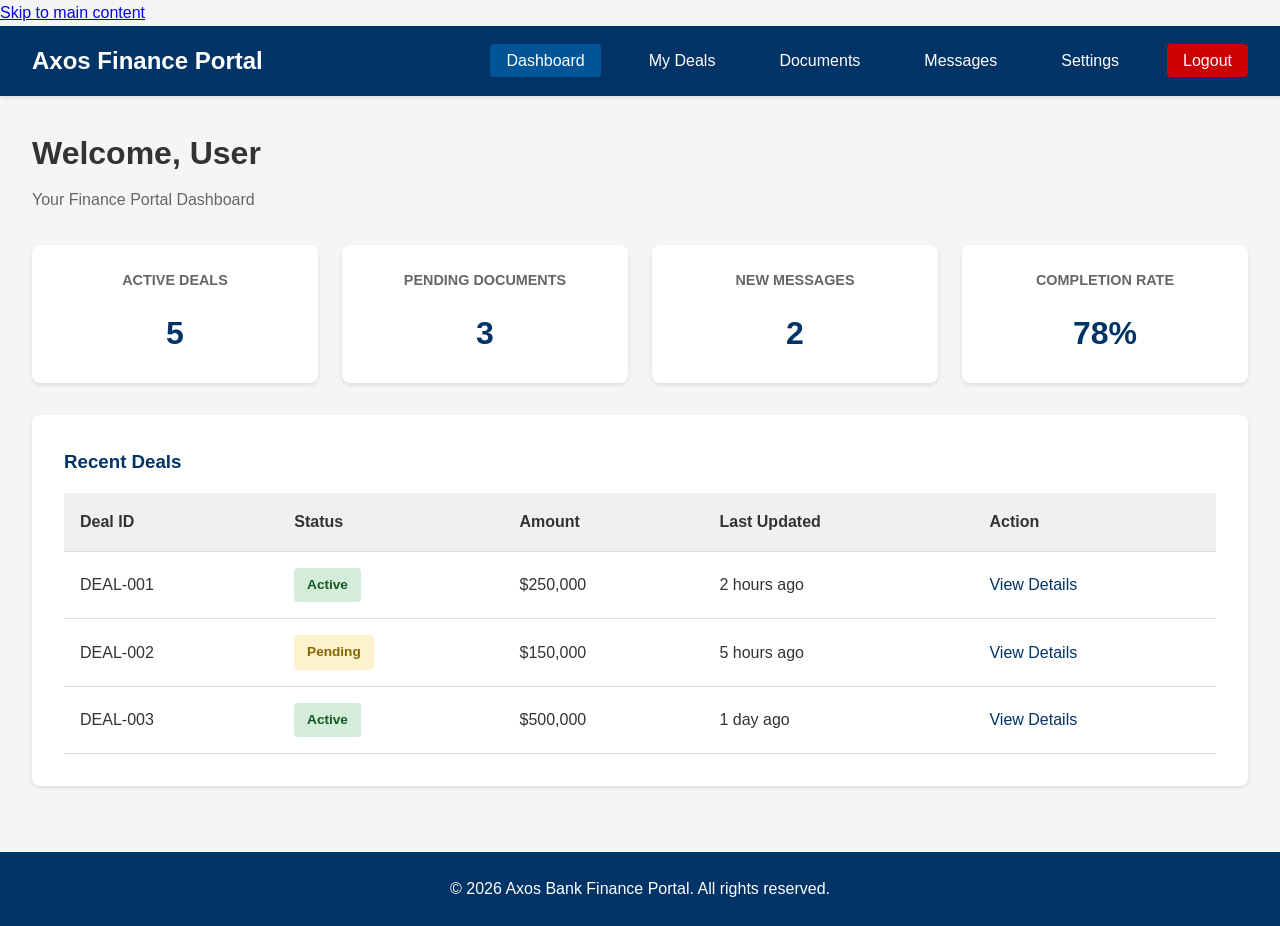
<file: index.html>
<!DOCTYPE html>
<html lang="en">
<head>
    <meta charset="UTF-8">
    <meta name="viewport" content="width=device-width, initial-scale=1.0">
    <title>Axos Bank Finance Portal - Dashboard</title>
    <link rel="stylesheet" href="css/styles.css">
    <link rel="stylesheet" href="css/responsive.css">
</head>
<body>
    <div class="container">
        <!-- Navigation -->
        <nav class="navbar" role="navigation" aria-label="Main">
            <div class="nav-brand">
                <h1>Axos Finance Portal</h1>
            </div>
            <ul class="nav-menu">
                <li><a href="index.html" class="active">Dashboard</a></li>
                <li><a href="pages/deals.html">My Deals</a></li>
                <li><a href="pages/documents.html">Documents</a></li>
                <li><a href="pages/messages.html">Messages</a></li>
                <li><a href="pages/settings.html">Settings</a></li>
                <li><a href="pages/login.html" class="logout-btn">Logout</a></li>
            </ul>
        </nav>

        <!-- Main Content -->
        <main class="dashboard" role="main">
            <section class="dashboard-header">
                <h2>Welcome, User</h2>
                <p>Your Finance Portal Dashboard</p>
            </section>

            <!-- Quick Stats -->
            <section class="quick-stats" aria-label="Quick Statistics">
                <div class="stat-card">
                    <h3>Active Deals</h3>
                    <p class="stat-value">5</p>
                </div>
                <div class="stat-card">
                    <h3>Pending Documents</h3>
                    <p class="stat-value">3</p>
                </div>
                <div class="stat-card">
                    <h3>New Messages</h3>
                    <p class="stat-value">2</p>
                </div>
                <div class="stat-card">
                    <h3>Completion Rate</h3>
                    <p class="stat-value">78%</p>
                </div>
            </section>

            <!-- Recent Deals Overview -->
            <section class="recent-deals" aria-label="Recent Deals">
                <h3>Recent Deals</h3>
                <table class="deals-table">
                    <thead>
                        <tr>
                            <th>Deal ID</th>
                            <th>Status</th>
                            <th>Amount</th>
                            <th>Last Updated</th>
                            <th>Action</th>
                        </tr>
                    </thead>
                    <tbody>
                        <tr>
                            <td>DEAL-001</td>
                            <td><span class="badge badge-active">Active</span></td>
                            <td>$250,000</td>
                            <td>2 hours ago</td>
                            <td><a href="#">View Details</a></td>
                        </tr>
                        <tr>
                            <td>DEAL-002</td>
                            <td><span class="badge badge-pending">Pending</span></td>
                            <td>$150,000</td>
                            <td>5 hours ago</td>
                            <td><a href="#">View Details</a></td>
                        </tr>
                        <tr>
                            <td>DEAL-003</td>
                            <td><span class="badge badge-active">Active</span></td>
                            <td>$500,000</td>
                            <td>1 day ago</td>
                            <td><a href="#">View Details</a></td>
                        </tr>
                    </tbody>
                </table>
            </section>
        </main>

        <!-- Footer -->
        <footer class="footer">
            <p>&copy; 2026 Axos Bank Finance Portal. All rights reserved.</p>
        </footer>
    </div>

    <script src="js/main.js"></script>
</body>
</html>
</file>
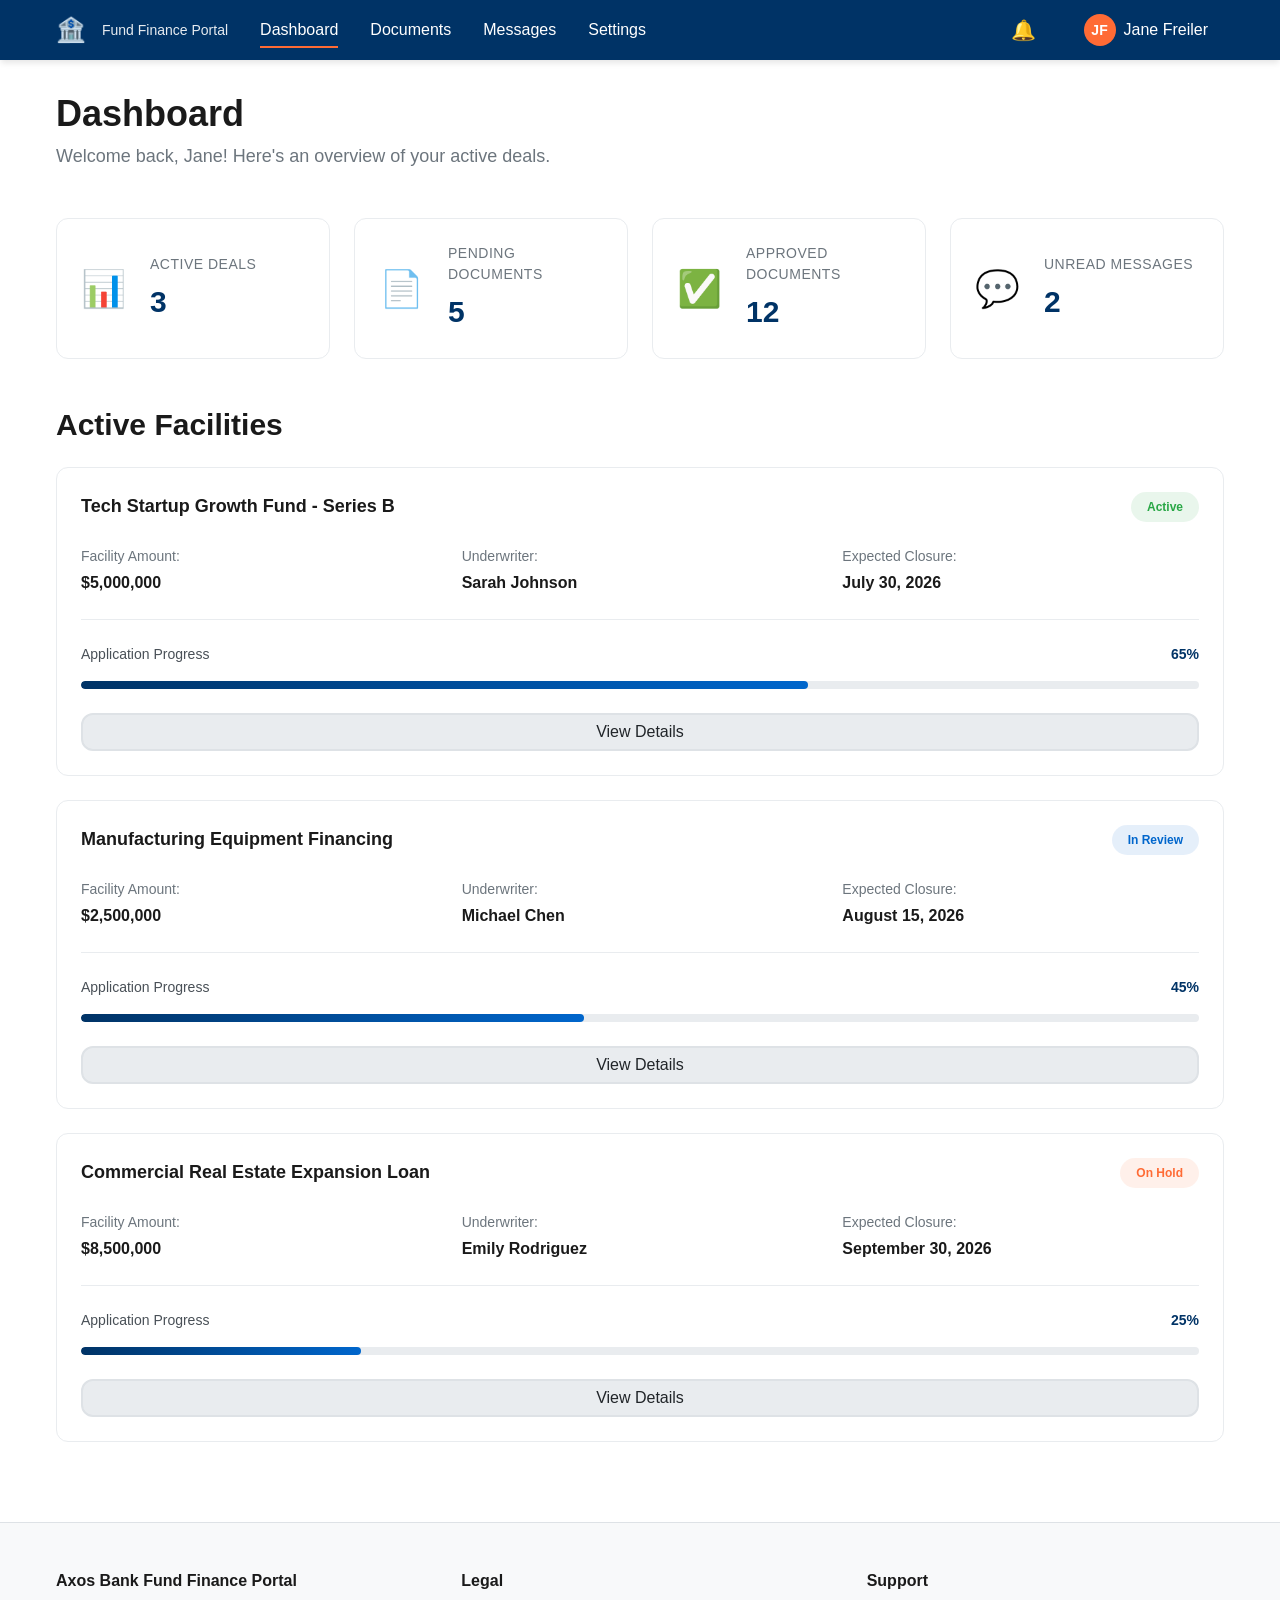
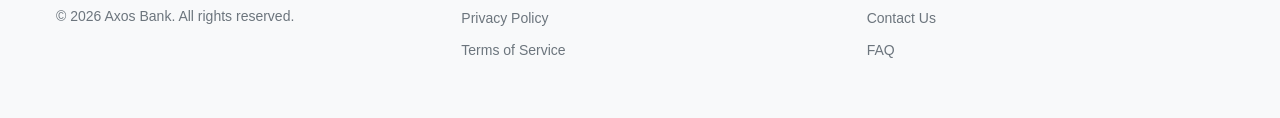
<file: public/index.html>
<!DOCTYPE html>
<html lang="en">
<head>
    <meta charset="UTF-8">
    <meta name="viewport" content="width=device-width, initial-scale=1.0">
    <meta name="description" content="Axos Bank Fund Finance Portal - Client portal for facility tracking and document management">
    <meta name="theme-color" content="#003366">
    <title>Axos Bank Fund Finance Portal</title>
    <link rel="stylesheet" href="css/styles.css">
    <link rel="stylesheet" href="css/navigation.css">
    <link rel="stylesheet" href="css/dashboard.css">
    <link rel="stylesheet" href="css/documents.css">
    <link rel="stylesheet" href="css/messaging.css">
    <link rel="stylesheet" href="css/notifications.css">
</head>
<body>
    <!-- Skip navigation link for accessibility -->
    <a href="#main-content" class="skip-to-main">Skip to main content</a>

    <!-- Navigation -->
    <nav class="navbar" role="navigation" aria-label="Main navigation">
        <div class="navbar-container">
            <div class="navbar-brand">
                <a href="#" class="logo">
                    <span class="logo-icon">🏦</span>
                    <span class="logo-text">Axos Bank</span>
                </a>
                <span class="portal-name">Fund Finance Portal</span>
            </div>

            <!-- Mobile menu toggle -->
            <button class="navbar-toggle" id="navbar-toggle" aria-label="Toggle navigation menu" aria-expanded="false">
                <span class="hamburger"></span>
                <span class="hamburger"></span>
                <span class="hamburger"></span>
            </button>

            <!-- Navigation menu -->
            <ul class="navbar-menu" id="navbar-menu" role="menubar">
                <li><a href="#dashboard" class="nav-link active" role="menuitem" data-section="dashboard">Dashboard</a></li>
                <li><a href="#documents" class="nav-link" role="menuitem" data-section="documents">Documents</a></li>
                <li><a href="#messaging" class="nav-link" role="menuitem" data-section="messaging">Messages</a></li>
                <li><a href="#settings" class="nav-link" role="menuitem" data-section="settings">Settings</a></li>
            </ul>

            <!-- User menu -->
            <div class="navbar-user">
                <button class="notification-button" id="notification-button" aria-label="Notifications" aria-expanded="false">
                    <span class="notification-icon">🔔</span>
                    <span class="notification-badge" id="notification-badge" style="display: none;">0</span>
                </button>
                <div class="user-menu">
                    <button class="user-menu-button" id="user-menu-button" aria-label="User menu" aria-expanded="false">
                        <span class="user-avatar">JF</span>
                        <span class="user-name">Jane Freiler</span>
                    </button>
                    <div class="user-dropdown" id="user-dropdown" style="display: none;">
                        <a href="#profile" class="dropdown-link">Profile</a>
                        <a href="#settings" class="dropdown-link">Settings</a>
                        <hr class="dropdown-divider">
                        <a href="#logout" class="dropdown-link logout-link">Logout</a>
                    </div>
                </div>
            </div>
        </div>
    </nav>

    <!-- Main content -->
    <main id="main-content" class="main-content">
        <!-- Notifications container -->
        <div id="notifications-container" class="notifications-container" role="region" aria-live="polite" aria-label="Notifications"></div>

        <!-- Dashboard section -->
        <section id="dashboard" class="section active" data-section="dashboard" aria-label="Dashboard">
            <div class="container">
                <div class="section-header">
                    <h1>Dashboard</h1>
                    <p class="section-subtitle">Welcome back, Jane! Here's an overview of your active deals.</p>
                </div>

                <!-- Quick stats -->
                <div class="quick-stats" aria-label="Quick statistics">
                    <div class="stat-card">
                        <div class="stat-icon">📊</div>
                        <div class="stat-content">
                            <div class="stat-label">Active Deals</div>
                            <div class="stat-value" id="stat-active-deals">3</div>
                        </div>
                    </div>
                    <div class="stat-card">
                        <div class="stat-icon">📄</div>
                        <div class="stat-content">
                            <div class="stat-label">Pending Documents</div>
                            <div class="stat-value" id="stat-pending-docs">5</div>
                        </div>
                    </div>
                    <div class="stat-card">
                        <div class="stat-icon">✅</div>
                        <div class="stat-content">
                            <div class="stat-label">Approved Documents</div>
                            <div class="stat-value" id="stat-approved-docs">12</div>
                        </div>
                    </div>
                    <div class="stat-card">
                        <div class="stat-icon">💬</div>
                        <div class="stat-content">
                            <div class="stat-label">Unread Messages</div>
                            <div class="stat-value" id="stat-unread-messages">2</div>
                        </div>
                    </div>
                </div>

                <!-- Active deals section -->
                <section class="deals-section" aria-label="Active facilities">
                    <h2>Active Facilities</h2>
                    <div class="deals-list" id="deals-list">
                        <!-- Deal items will be populated here -->
                        <div class="deal-card">
                            <div class="deal-header">
                                <h3>Tech Startup Growth Fund - Series B</h3>
                                <span class="deal-status-badge status-active">Active</span>
                            </div>
                            <div class="deal-details">
                                <div class="detail-item">
                                    <span class="detail-label">Facility Amount:</span>
                                    <span class="detail-value">$5,000,000</span>
                                </div>
                                <div class="detail-item">
                                    <span class="detail-label">Underwriter:</span>
                                    <span class="detail-value">Sarah Johnson</span>
                                </div>
                                <div class="detail-item">
                                    <span class="detail-label">Expected Closure:</span>
                                    <span class="detail-value">July 30, 2026</span>
                                </div>
                            </div>
                            <div class="progress-section">
                                <div class="progress-label">
                                    <span>Application Progress</span>
                                    <span class="progress-percentage" id="progress-deal-1">65%</span>
                                </div>
                                <div class="progress-bar">
                                    <div class="progress-fill" style="width: 65%;"></div>
                                </div>
                            </div>
                            <button class="btn btn-secondary expand-btn" aria-expanded="false" aria-controls="deal-1-details">View Details</button>
                        </div>

                        <div class="deal-card">
                            <div class="deal-header">
                                <h3>Manufacturing Equipment Financing</h3>
                                <span class="deal-status-badge status-in-review">In Review</span>
                            </div>
                            <div class="deal-details">
                                <div class="detail-item">
                                    <span class="detail-label">Facility Amount:</span>
                                    <span class="detail-value">$2,500,000</span>
                                </div>
                                <div class="detail-item">
                                    <span class="detail-label">Underwriter:</span>
                                    <span class="detail-value">Michael Chen</span>
                                </div>
                                <div class="detail-item">
                                    <span class="detail-label">Expected Closure:</span>
                                    <span class="detail-value">August 15, 2026</span>
                                </div>
                            </div>
                            <div class="progress-section">
                                <div class="progress-label">
                                    <span>Application Progress</span>
                                    <span class="progress-percentage" id="progress-deal-2">45%</span>
                                </div>
                                <div class="progress-bar">
                                    <div class="progress-fill" style="width: 45%;"></div>
                                </div>
                            </div>
                            <button class="btn btn-secondary expand-btn" aria-expanded="false" aria-controls="deal-2-details">View Details</button>
                        </div>

                        <div class="deal-card">
                            <div class="deal-header">
                                <h3>Commercial Real Estate Expansion Loan</h3>
                                <span class="deal-status-badge status-hold">On Hold</span>
                            </div>
                            <div class="deal-details">
                                <div class="detail-item">
                                    <span class="detail-label">Facility Amount:</span>
                                    <span class="detail-value">$8,500,000</span>
                                </div>
                                <div class="detail-item">
                                    <span class="detail-label">Underwriter:</span>
                                    <span class="detail-value">Emily Rodriguez</span>
                                </div>
                                <div class="detail-item">
                                    <span class="detail-label">Expected Closure:</span>
                                    <span class="detail-value">September 30, 2026</span>
                                </div>
                            </div>
                            <div class="progress-section">
                                <div class="progress-label">
                                    <span>Application Progress</span>
                                    <span class="progress-percentage" id="progress-deal-3">25%</span>
                                </div>
                                <div class="progress-bar">
                                    <div class="progress-fill" style="width: 25%;"></div>
                                </div>
                            </div>
                            <button class="btn btn-secondary expand-btn" aria-expanded="false" aria-controls="deal-3-details">View Details</button>
                        </div>
                    </div>
                </section>
            </div>
        </section>

        <!-- Documents section -->
        <section id="documents" class="section" data-section="documents" aria-label="Document management">
            <div class="container">
                <div class="section-header">
                    <h1>Documents</h1>
                    <p class="section-subtitle">Upload and track your due diligence documents</p>
                </div>

                <!-- Document upload area -->
                <div class="upload-section">
                    <div class="upload-area" id="upload-area" aria-label="Drag and drop file upload area">
                        <div class="upload-icon">📁</div>
                        <h3>Drag and drop your files here</h3>
                        <p>or click to browse</p>
                        <input type="file" id="file-input" multiple hidden aria-label="Select files to upload">
                    </div>
                </div>

                <!-- Document categories -->
                <div class="document-categories">
                    <button class="category-tab active" data-category="all" aria-selected="true">All Documents</button>
                    <button class="category-tab" data-category="financial" aria-selected="false">Financial Statements</button>
                    <button class="category-tab" data-category="legal" aria-selected="false">Legal Documents</button>
                    <button class="category-tab" data-category="tax" aria-selected="false">Tax Documents</button>
                </div>

                <!-- Documents list -->
                <div class="documents-list" id="documents-list" role="list">
                    <!-- Sample documents -->
                    <div class="document-item" role="listitem">
                        <div class="document-icon">📊</div>
                        <div class="document-info">
                            <div class="document-name">Financial_Statements_Q1_2026.pdf</div>
                            <div class="document-meta">
                                <span class="document-size">2.4 MB</span>
                                <span class="document-date">Uploaded June 28, 2026</span>
                            </div>
                        </div>
                        <div class="document-status">
                            <span class="status-badge status-approved">Approved</span>
                        </div>
                        <div class="document-actions">
                            <button class="btn-icon" aria-label="Download document" title="Download">⬇️</button>
                            <button class="btn-icon" aria-label="Delete document" title="Delete">🗑️</button>
                        </div>
                    </div>

                    <div class="document-item" role="listitem">
                        <div class="document-icon">📄</div>
                        <div class="document-info">
                            <div class="document-name">Business_License.pdf</div>
                            <div class="document-meta">
                                <span class="document-size">1.1 MB</span>
                                <span class="document-date">Uploaded June 27, 2026</span>
                            </div>
                        </div>
                        <div class="document-status">
                            <span class="status-badge status-review">Under Review</span>
                        </div>
                        <div class="document-actions">
                            <button class="btn-icon" aria-label="Download document" title="Download">⬇️</button>
                            <button class="btn-icon" aria-label="Delete document" title="Delete">🗑️</button>
                        </div>
                    </div>
                </div>
            </div>
        </section>

        <!-- Messaging section -->
        <section id="messaging" class="section" data-section="messaging" aria-label="Messaging with underwriters">
            <div class="container messaging-container">
                <div class="section-header">
                    <h1>Messages</h1>
                    <p class="section-subtitle">Communicate with your underwriters</p>
                </div>

                <div class="messaging-layout">
                    <!-- Conversations list -->
                    <aside class="conversations-panel" aria-label="Conversations list">
                        <h2 class="panel-title">Conversations</h2>
                        <div class="conversations-list" id="conversations-list" role="list">
                            <div class="conversation-item active" role="listitem">
                                <div class="conversation-header">
                                    <div class="conversation-name">Sarah Johnson</div>
                                    <div class="conversation-badge">2</div>
                                </div>
                                <div class="conversation-preview">Last message preview...</div>
                                <div class="conversation-timestamp">2 minutes ago</div>
                            </div>
                            <div class="conversation-item" role="listitem">
                                <div class="conversation-header">
                                    <div class="conversation-name">Michael Chen</div>
                                </div>
                                <div class="conversation-preview">Previous message...</div>
                                <div class="conversation-timestamp">1 hour ago</div>
                            </div>
                        </div>
                    </aside>

                    <!-- Message thread -->
                    <div class="messages-panel">
                        <div class="thread-header">
                            <h2 id="current-conversation">Sarah Johnson</h2>
                            <p class="thread-subtitle">Underwriter - Tech Startup Growth Fund</p>
                        </div>

                        <div class="messages-thread" id="messages-thread" role="log" aria-label="Message thread">
                            <div class="message received">
                                <div class="message-avatar">SJ</div>
                                <div class="message-content">
                                    <div class="message-text">Hi Jane, I've reviewed your initial application. Looking good so far!</div>
                                    <div class="message-timestamp">2 minutes ago</div>
                                </div>
                            </div>

                            <div class="message sent">
                                <div class="message-content">
                                    <div class="message-text">Great! Do you need any additional documents from us?</div>
                                    <div class="message-timestamp">1 minute ago</div>
                                </div>
                            </div>

                            <div class="message received">
                                <div class="message-avatar">SJ</div>
                                <div class="message-content">
                                    <div class="message-text">Yes, we need updated tax returns and bank statements for the last 6 months.</div>
                                    <div class="message-timestamp">Just now</div>
                                </div>
                            </div>
                        </div>

                        <!-- Message input -->
                        <div class="message-input-area">
                            <textarea id="message-input" class="message-input" placeholder="Type your message here..." rows="3" aria-label="Message input"></textarea>
                            <button class="btn btn-primary send-btn" aria-label="Send message">Send</button>
                        </div>
                    </div>
                </div>
            </div>
        </section>

        <!-- Settings section -->
        <section id="settings" class="section" data-section="settings" aria-label="Settings and profile">
            <div class="container">
                <div class="section-header">
                    <h1>Settings</h1>
                    <p class="section-subtitle">Manage your profile and preferences</p>
                </div>

                <div class="settings-content">
                    <div class="settings-tabs">
                        <button class="settings-tab active" data-tab="profile" aria-selected="true">Profile</button>
                        <button class="settings-tab" data-tab="account" aria-selected="false">Account</button>
                        <button class="settings-tab" data-tab="notifications" aria-selected="false">Notifications</button>
                    </div>

                    <!-- Profile tab -->
                    <div class="settings-panel active" id="profile-panel">
                        <h2>Profile Information</h2>
                        <form class="settings-form" id="profile-form" novalidate>
                            <div class="form-group">
                                <label for="full-name">Full Name</label>
                                <input type="text" id="full-name" value="Jane Freiler" required>
                            </div>
                            <div class="form-group">
                                <label for="company-name">Company Name</label>
                                <input type="text" id="company-name" value="Tech Startup Inc." required>
                            </div>
                            <div class="form-group">
                                <label for="email">Email Address</label>
                                <input type="email" id="email" value="jane@techstartup.com" required>
                            </div>
                            <div class="form-group">
                                <label for="phone">Phone Number</label>
                                <input type="tel" id="phone" value="(555) 123-4567">
                            </div>
                            <button type="submit" class="btn btn-primary">Save Changes</button>
                        </form>
                    </div>

                    <!-- Account tab -->
                    <div class="settings-panel" id="account-panel">
                        <h2>Account Settings</h2>
                        <form class="settings-form" id="account-form" novalidate>
                            <div class="form-group">
                                <label for="current-password">Current Password</label>
                                <input type="password" id="current-password" required>
                            </div>
                            <div class="form-group">
                                <label for="new-password">New Password</label>
                                <input type="password" id="new-password" required>
                            </div>
                            <div class="form-group">
                                <label for="confirm-password">Confirm New Password</label>
                                <input type="password" id="confirm-password" required>
                            </div>
                            <button type="submit" class="btn btn-primary">Change Password</button>
                        </form>
                    </div>

                    <!-- Notifications tab -->
                    <div class="settings-panel" id="notifications-panel">
                        <h2>Notification Preferences</h2>
                        <form class="settings-form" id="notifications-form">
                            <div class="checkbox-group">
                                <label class="checkbox-label">
                                    <input type="checkbox" name="email-notifications" checked>
                                    <span>Email notifications</span>
                                </label>
                            </div>
                            <div class="checkbox-group">
                                <label class="checkbox-label">
                                    <input type="checkbox" name="message-notifications" checked>
                                    <span>Message notifications</span>
                                </label>
                            </div>
                            <div class="checkbox-group">
                                <label class="checkbox-label">
                                    <input type="checkbox" name="document-notifications" checked>
                                    <span>Document update notifications</span>
                                </label>
                            </div>
                            <button type="submit" class="btn btn-primary">Save Preferences</button>
                        </form>
                    </div>
                </div>
            </div>
        </section>
    </main>

    <!-- Footer -->
    <footer class="footer" role="contentinfo">
        <div class="container">
            <div class="footer-content">
                <div class="footer-section">
                    <h3>Axos Bank Fund Finance Portal</h3>
                    <p>&copy; 2026 Axos Bank. All rights reserved.</p>
                </div>
                <div class="footer-section">
                    <h4>Legal</h4>
                    <ul>
                        <li><a href="#privacy">Privacy Policy</a></li>
                        <li><a href="#terms">Terms of Service</a></li>
                    </ul>
                </div>
                <div class="footer-section">
                    <h4>Support</h4>
                    <ul>
                        <li><a href="#contact">Contact Us</a></li>
                        <li><a href="#faq">FAQ</a></li>
                    </ul>
                </div>
            </div>
        </div>
    </footer>

    <!-- JavaScript -->
    <script src="js/app.js"></script>
</body>
</html>
</file>
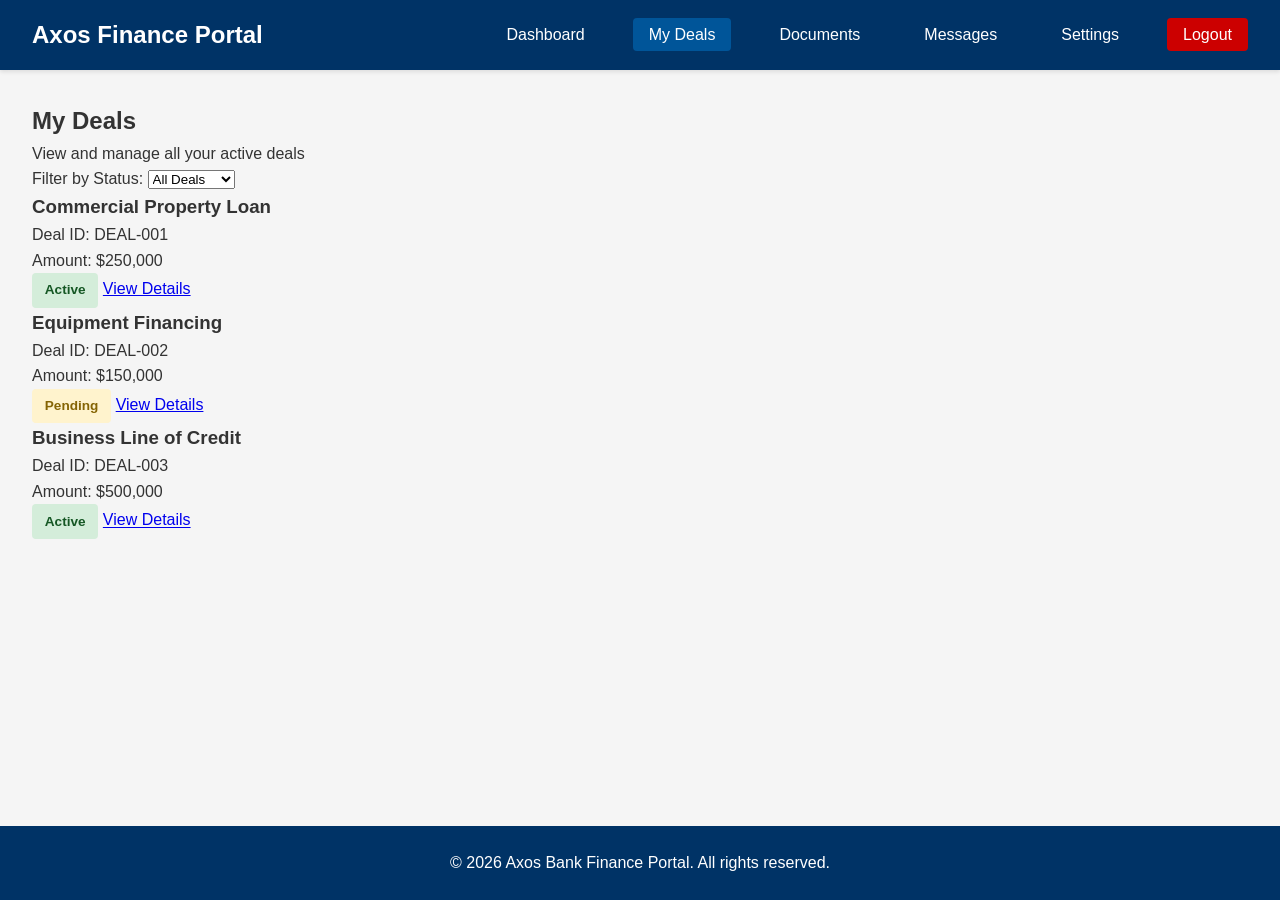
<file: pages/deals.html>
<!DOCTYPE html>
<html lang="en">
<head>
    <meta charset="UTF-8">
    <meta name="viewport" content="width=device-width, initial-scale=1.0">
    <title>My Deals - Axos Bank Finance Portal</title>
    <link rel="stylesheet" href="../css/styles.css">
    <link rel="stylesheet" href="../css/responsive.css">
</head>
<body>
    <div class="container">
        <!-- Navigation -->
        <nav class="navbar" role="navigation" aria-label="Main">
            <div class="nav-brand">
                <h1>Axos Finance Portal</h1>
            </div>
            <ul class="nav-menu">
                <li><a href="../index.html">Dashboard</a></li>
                <li><a href="deals.html" class="active">My Deals</a></li>
                <li><a href="documents.html">Documents</a></li>
                <li><a href="messages.html">Messages</a></li>
                <li><a href="settings.html">Settings</a></li>
                <li><a href="login.html" class="logout-btn">Logout</a></li>
            </ul>
        </nav>

        <!-- Main Content -->
        <main role="main">
            <section class="content-header">
                <h2>My Deals</h2>
                <p>View and manage all your active deals</p>
            </section>

            <section class="deals-filter">
                <label for="status-filter">Filter by Status:</label>
                <select id="status-filter" name="status">
                    <option value="all">All Deals</option>
                    <option value="active">Active</option>
                    <option value="pending">Pending</option>
                    <option value="completed">Completed</option>
                </select>
            </section>

            <section class="deals-list" aria-label="Deals List">
                <!-- Content will be populated here -->
                <div class="empty-state">No deals found. Create a new deal to get started.</div>
            </section>
        </main>

        <!-- Footer -->
        <footer class="footer">
            <p>&copy; 2026 Axos Bank Finance Portal. All rights reserved.</p>
        </footer>
    </div>

    <script src="../js/deals.js"></script>
</body>
</html>
</file>
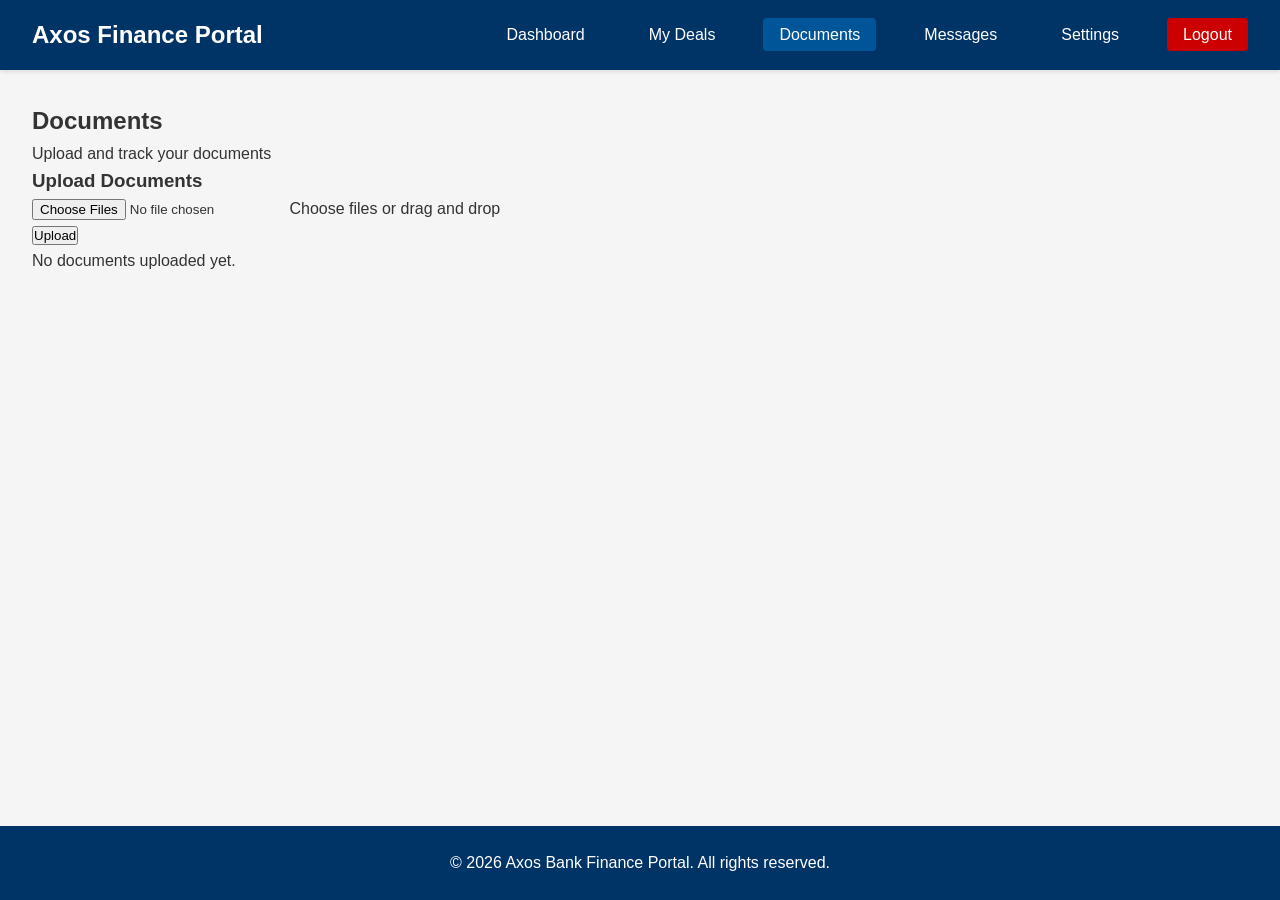
<file: pages/documents.html>
<!DOCTYPE html>
<html lang="en">
<head>
    <meta charset="UTF-8">
    <meta name="viewport" content="width=device-width, initial-scale=1.0">
    <title>Documents - Axos Bank Finance Portal</title>
    <link rel="stylesheet" href="../css/styles.css">
    <link rel="stylesheet" href="../css/responsive.css">
</head>
<body>
    <div class="container">
        <!-- Navigation -->
        <nav class="navbar" role="navigation" aria-label="Main">
            <div class="nav-brand">
                <h1>Axos Finance Portal</h1>
            </div>
            <ul class="nav-menu">
                <li><a href="../index.html">Dashboard</a></li>
                <li><a href="deals.html">My Deals</a></li>
                <li><a href="documents.html" class="active">Documents</a></li>
                <li><a href="messages.html">Messages</a></li>
                <li><a href="settings.html">Settings</a></li>
                <li><a href="login.html" class="logout-btn">Logout</a></li>
            </ul>
        </nav>

        <!-- Main Content -->
        <main role="main">
            <section class="content-header">
                <h2>Documents</h2>
                <p>Upload and track your documents</p>
            </section>

            <section class="document-upload">
                <h3>Upload Documents</h3>
                <form id="uploadForm" enctype="multipart/form-data">
                    <div class="file-input-wrapper">
                        <input type="file" id="fileInput" name="files" multiple aria-label="Select files to upload">
                        <label for="fileInput">Choose files or drag and drop</label>
                    </div>
                    <button type="submit" class="btn btn-primary">Upload</button>
                </form>
            </section>

            <section class="document-list" aria-label="Document List">
                <h3>Your Documents</h3>
                <div class="empty-state">No documents uploaded yet.</div>
            </section>
        </main>

        <!-- Footer -->
        <footer class="footer">
            <p>&copy; 2026 Axos Bank Finance Portal. All rights reserved.</p>
        </footer>
    </div>

    <script src="../js/documents.js"></script>
</body>
</html>
</file>
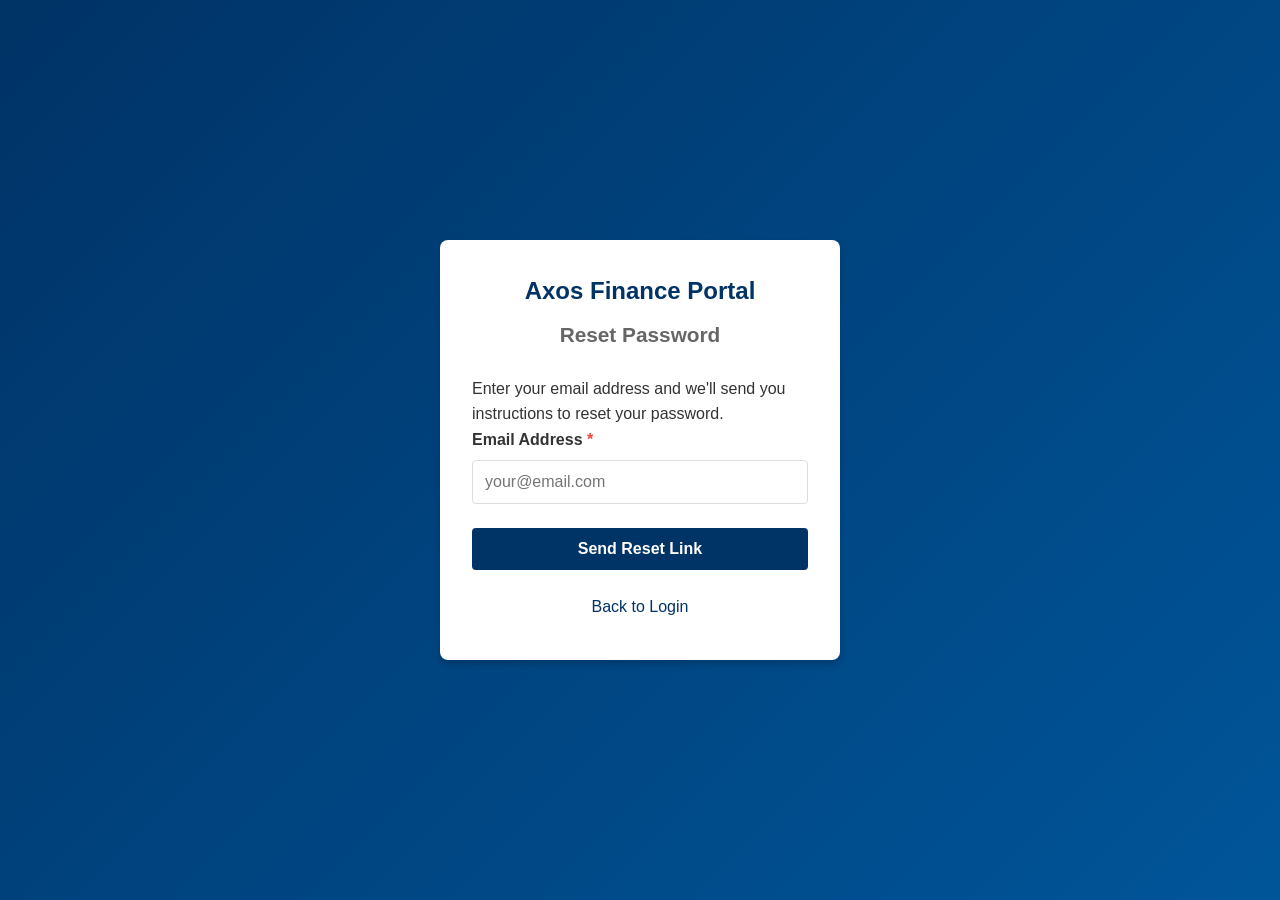
<file: pages/forgot-password.html>
<!DOCTYPE html>
<html lang="en">
<head>
    <meta charset="UTF-8">
    <meta name="viewport" content="width=device-width, initial-scale=1.0">
    <title>Forgot Password - Axos Bank Finance Portal</title>
    <link rel="stylesheet" href="../css/styles.css">
    <link rel="stylesheet" href="../css/responsive.css">
    <link rel="stylesheet" href="../css/auth.css">
    <link rel="stylesheet" href="../css/form-validation.css">
</head>
<body>
    <div class="auth-container">
        <div class="auth-card">
            <h1>Axos Finance Portal</h1>
            <h2>Reset Password</h2>
            
            <form id="forgotPasswordForm" class="auth-form" method="POST" action="#" data-validate>
                <p class="form-description">Enter your email address and we'll send you instructions to reset your password.</p>
                
                <div class="form-group">
                    <label for="email">Email Address <span class="required">*</span></label>
                    <input 
                        type="email" 
                        id="email" 
                        name="email" 
                        required
                        data-validation="required|email"
                        aria-required="true"
                        placeholder="your@email.com"
                    >
                </div>

                <button type="submit" class="btn btn-primary">Send Reset Link</button>
            </form>

            <div class="auth-links">
                <p><a href="login.html">Back to Login</a></p>
            </div>
        </div>
    </div>

    <script src="../js/form-validation.js"></script>
    <script src="../js/auth.js"></script>
</body>
</html>
</file>
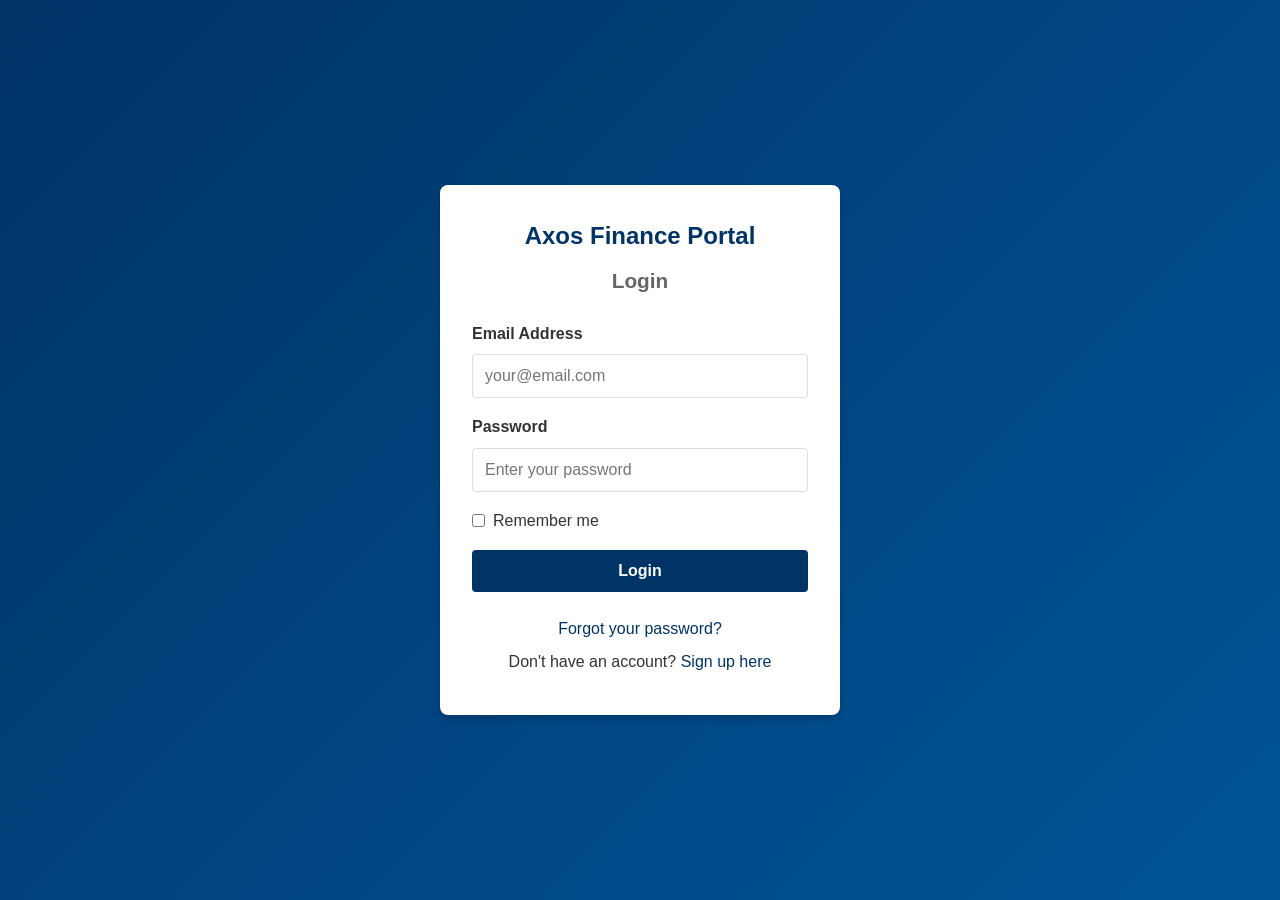
<file: pages/login.html>
<!DOCTYPE html>
<html lang="en">
<head>
    <meta charset="UTF-8">
    <meta name="viewport" content="width=device-width, initial-scale=1.0">
    <title>Login - Axos Bank Finance Portal</title>
    <link rel="stylesheet" href="../css/styles.css">
    <link rel="stylesheet" href="../css/responsive.css">
    <link rel="stylesheet" href="../css/auth.css">
</head>
<body>
    <div class="auth-container">
        <div class="auth-card">
            <h1>Axos Finance Portal</h1>
            <h2>Login</h2>
            
            <form id="loginForm" class="auth-form" method="POST" action="#">
                <div class="form-group">
                    <label for="email">Email Address</label>
                    <input 
                        type="email" 
                        id="email" 
                        name="email" 
                        required
                        aria-required="true"
                        placeholder="your@email.com"
                    >
                </div>

                <div class="form-group">
                    <label for="password">Password</label>
                    <input 
                        type="password" 
                        id="password" 
                        name="password" 
                        required
                        aria-required="true"
                        placeholder="Enter your password"
                    >
                </div>

                <div class="form-group checkbox">
                    <input type="checkbox" id="remember" name="remember">
                    <label for="remember">Remember me</label>
                </div>

                <button type="submit" class="btn btn-primary">Login</button>
            </form>

            <div class="auth-links">
                <p><a href="#">Forgot your password?</a></p>
                <p>Don't have an account? <a href="signup.html">Sign up here</a></p>
            </div>
        </div>
    </div>

    <script src="../js/auth.js"></script>
</body>
</html>
</file>
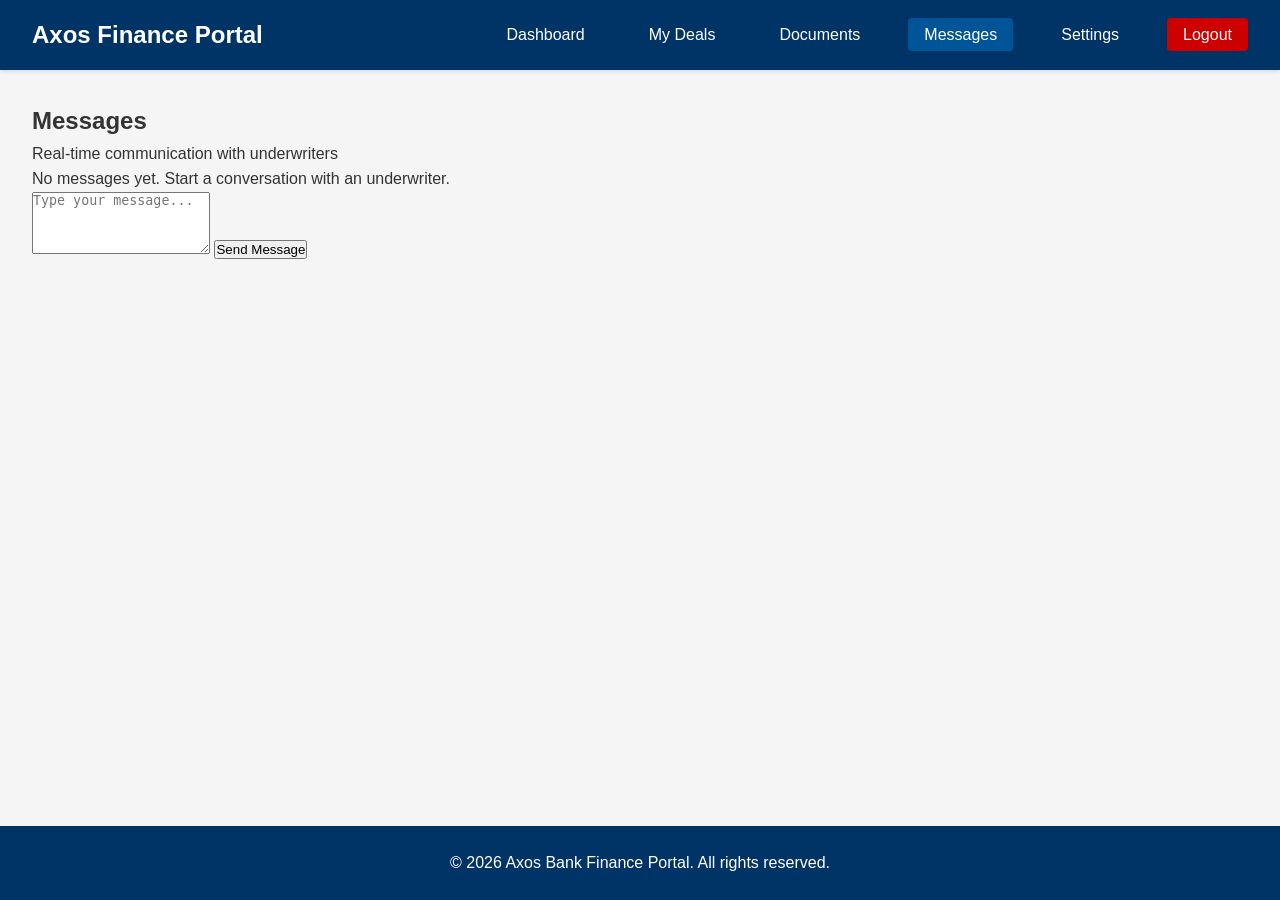
<file: pages/messages.html>
<!DOCTYPE html>
<html lang="en">
<head>
    <meta charset="UTF-8">
    <meta name="viewport" content="width=device-width, initial-scale=1.0">
    <title>Messages - Axos Bank Finance Portal</title>
    <link rel="stylesheet" href="../css/styles.css">
    <link rel="stylesheet" href="../css/responsive.css">
</head>
<body>
    <div class="container">
        <!-- Navigation -->
        <nav class="navbar" role="navigation" aria-label="Main">
            <div class="nav-brand">
                <h1>Axos Finance Portal</h1>
            </div>
            <ul class="nav-menu">
                <li><a href="../index.html">Dashboard</a></li>
                <li><a href="deals.html">My Deals</a></li>
                <li><a href="documents.html">Documents</a></li>
                <li><a href="messages.html" class="active">Messages</a></li>
                <li><a href="settings.html">Settings</a></li>
                <li><a href="login.html" class="logout-btn">Logout</a></li>
            </ul>
        </nav>

        <!-- Main Content -->
        <main role="main">
            <section class="content-header">
                <h2>Messages</h2>
                <p>Real-time communication with underwriters</p>
            </section>

            <section class="messaging-container">
                <div class="message-list" role="log" aria-label="Messages">
                    <div class="empty-state">No messages yet. Start a conversation with an underwriter.</div>
                </div>

                <div class="message-input">
                    <form id="messageForm">
                        <textarea 
                            id="messageText" 
                            name="message" 
                            placeholder="Type your message..."
                            rows="4"
                            aria-label="Message input"
                        ></textarea>
                        <button type="submit" class="btn btn-primary">Send Message</button>
                    </form>
                </div>
            </section>
        </main>

        <!-- Footer -->
        <footer class="footer">
            <p>&copy; 2026 Axos Bank Finance Portal. All rights reserved.</p>
        </footer>
    </div>

    <script src="../js/messages.js"></script>
</body>
</html>
</file>
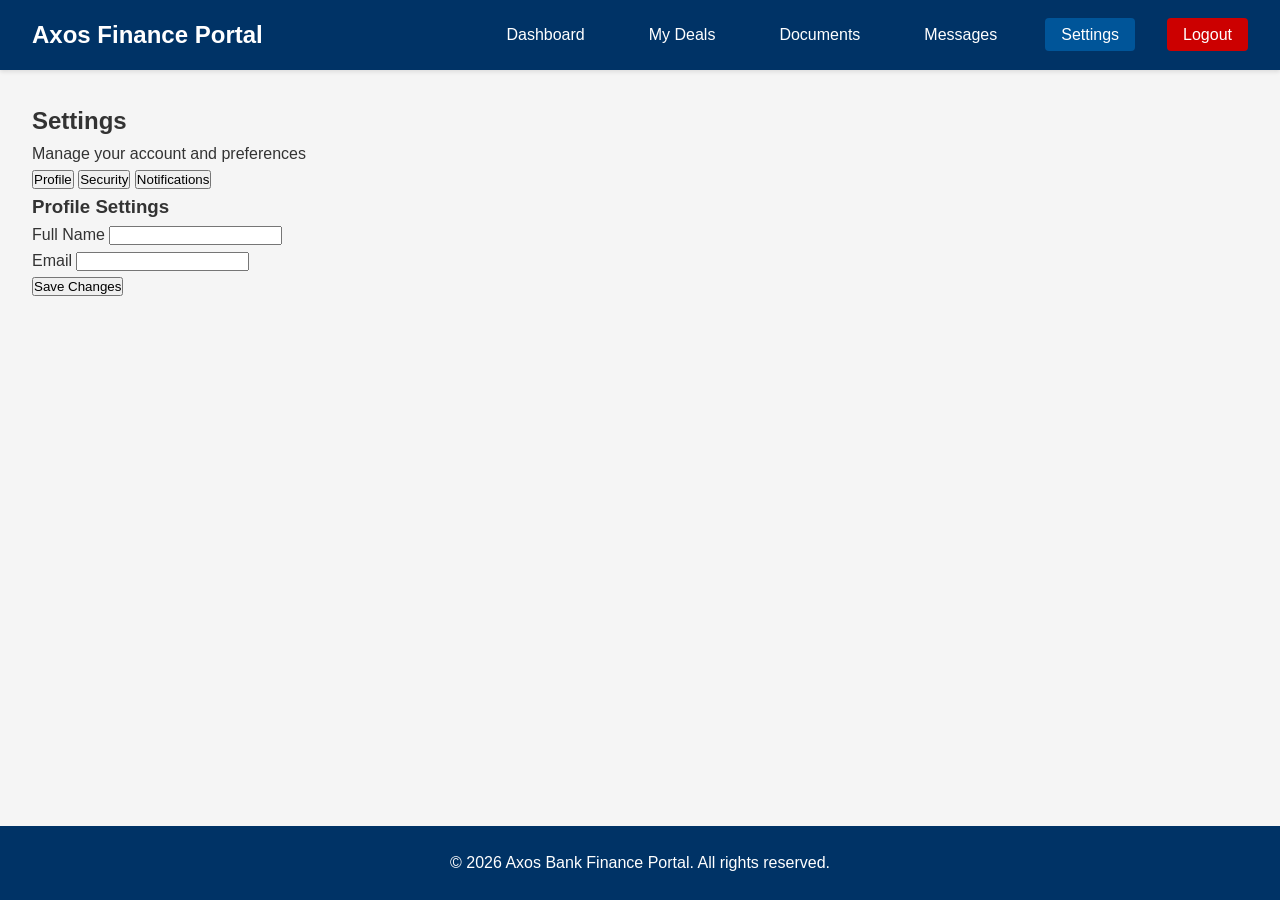
<file: pages/settings.html>
<!DOCTYPE html>
<html lang="en">
<head>
    <meta charset="UTF-8">
    <meta name="viewport" content="width=device-width, initial-scale=1.0">
    <title>Settings - Axos Bank Finance Portal</title>
    <link rel="stylesheet" href="../css/styles.css">
    <link rel="stylesheet" href="../css/responsive.css">
</head>
<body>
    <div class="container">
        <!-- Navigation -->
        <nav class="navbar" role="navigation" aria-label="Main">
            <div class="nav-brand">
                <h1>Axos Finance Portal</h1>
            </div>
            <ul class="nav-menu">
                <li><a href="../index.html">Dashboard</a></li>
                <li><a href="deals.html">My Deals</a></li>
                <li><a href="documents.html">Documents</a></li>
                <li><a href="messages.html">Messages</a></li>
                <li><a href="settings.html" class="active">Settings</a></li>
                <li><a href="login.html" class="logout-btn">Logout</a></li>
            </ul>
        </nav>

        <!-- Main Content -->
        <main role="main">
            <section class="content-header">
                <h2>Settings</h2>
                <p>Manage your account and preferences</p>
            </section>

            <section class="settings-container">
                <div class="settings-tabs">
                    <button class="tab-button active" data-tab="profile">Profile</button>
                    <button class="tab-button" data-tab="security">Security</button>
                    <button class="tab-button" data-tab="notifications">Notifications</button>
                </div>

                <div id="profile" class="tab-content active">
                    <h3>Profile Settings</h3>
                    <form id="profileForm">
                        <div class="form-group">
                            <label for="fullName">Full Name</label>
                            <input type="text" id="fullName" name="fullName" required>
                        </div>
                        <div class="form-group">
                            <label for="email">Email</label>
                            <input type="email" id="email" name="email" required>
                        </div>
                        <button type="submit" class="btn btn-primary">Save Changes</button>
                    </form>
                </div>

                <div id="security" class="tab-content" style="display:none;">
                    <h3>Security Settings</h3>
                    <form id="securityForm">
                        <div class="form-group">
                            <label for="currentPassword">Current Password</label>
                            <input type="password" id="currentPassword" name="currentPassword" required>
                        </div>
                        <div class="form-group">
                            <label for="newPassword">New Password</label>
                            <input type="password" id="newPassword" name="newPassword" required>
                        </div>
                        <button type="submit" class="btn btn-primary">Update Password</button>
                    </form>
                </div>

                <div id="notifications" class="tab-content" style="display:none;">
                    <h3>Notification Preferences</h3>
                    <form id="notificationsForm">
                        <div class="form-group checkbox">
                            <input type="checkbox" id="emailNotifications" name="emailNotifications" checked>
                            <label for="emailNotifications">Email Notifications</label>
                        </div>
                        <div class="form-group checkbox">
                            <input type="checkbox" id="smsNotifications" name="smsNotifications" checked>
                            <label for="smsNotifications">SMS Notifications</label>
                        </div>
                        <button type="submit" class="btn btn-primary">Save Preferences</button>
                    </form>
                </div>
            </section>
        </main>

        <!-- Footer -->
        <footer class="footer">
            <p>&copy; 2026 Axos Bank Finance Portal. All rights reserved.</p>
        </footer>
    </div>

    <script src="../js/settings.js"></script>
</body>
</html>
</file>
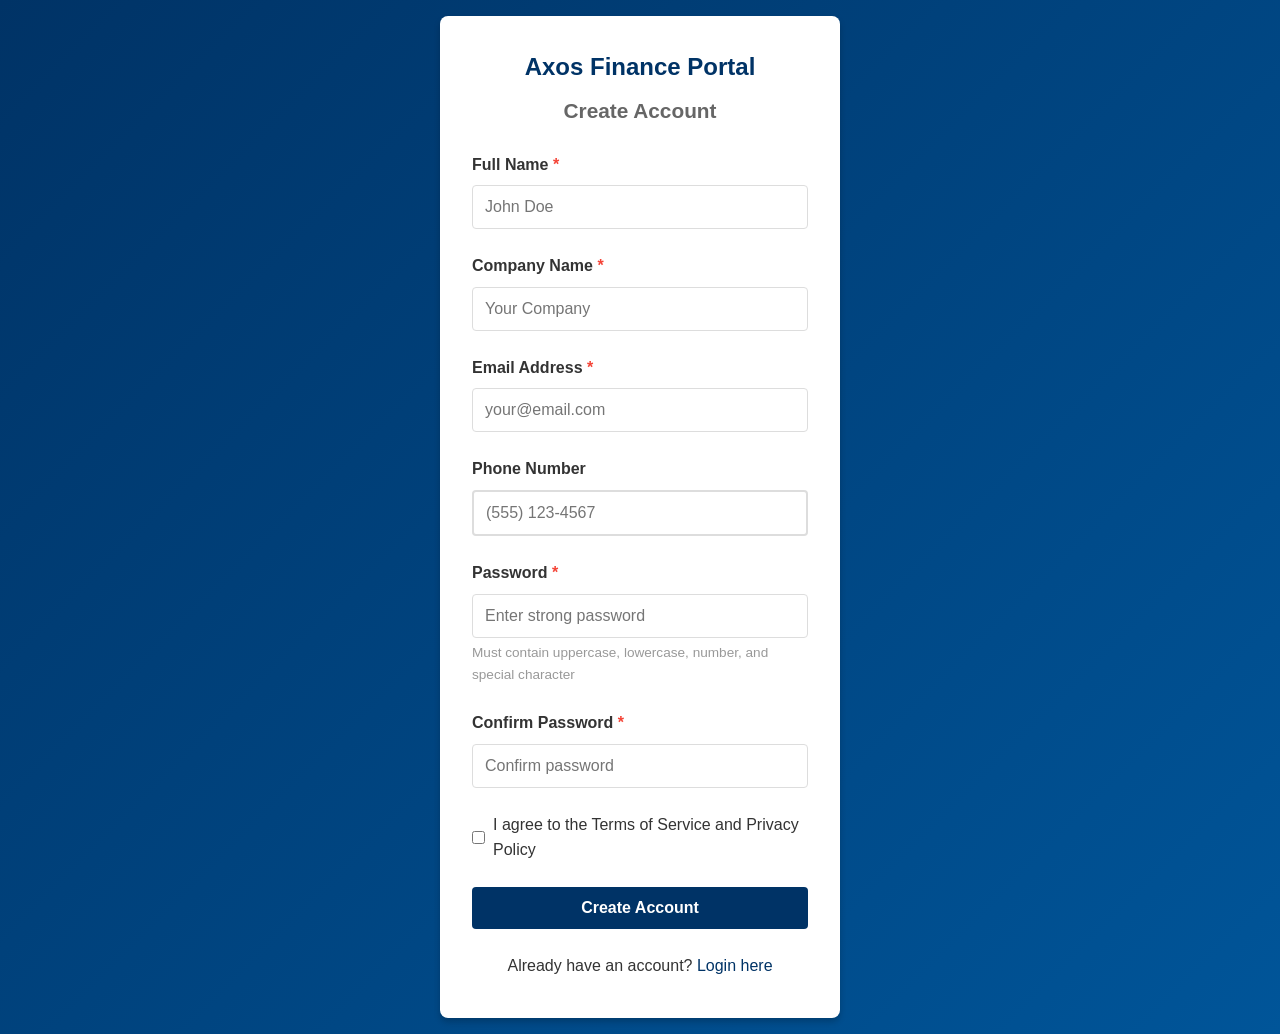
<file: pages/signup.html>
<!DOCTYPE html>
<html lang="en">
<head>
    <meta charset="UTF-8">
    <meta name="viewport" content="width=device-width, initial-scale=1.0">
    <title>Sign Up - Axos Bank Finance Portal</title>
    <link rel="stylesheet" href="../css/styles.css">
    <link rel="stylesheet" href="../css/responsive.css">
    <link rel="stylesheet" href="../css/auth.css">
    <link rel="stylesheet" href="../css/form-validation.css">
</head>
<body>
    <div class="auth-container">
        <div class="auth-card">
            <h1>Axos Finance Portal</h1>
            <h2>Create Account</h2>
            
            <form id="signupForm" class="auth-form" method="POST" action="#" data-validate>
                <div class="form-group">
                    <label for="fullName">Full Name <span class="required">*</span></label>
                    <input 
                        type="text" 
                        id="fullName" 
                        name="fullName" 
                        required
                        data-validation="required|min"
                        data-min="2"
                        aria-required="true"
                        placeholder="John Doe"
                    >
                </div>

                <div class="form-group">
                    <label for="company">Company Name <span class="required">*</span></label>
                    <input 
                        type="text" 
                        id="company" 
                        name="company" 
                        required
                        data-validation="required"
                        aria-required="true"
                        placeholder="Your Company"
                    >
                </div>

                <div class="form-group">
                    <label for="email">Email Address <span class="required">*</span></label>
                    <input 
                        type="email" 
                        id="email" 
                        name="email" 
                        required
                        data-validation="required|email"
                        aria-required="true"
                        placeholder="your@email.com"
                    >
                </div>

                <div class="form-group">
                    <label for="phone">Phone Number</label>
                    <input 
                        type="tel" 
                        id="phone" 
                        name="phone" 
                        data-validation="phone"
                        placeholder="(555) 123-4567"
                    >
                </div>

                <div class="form-group">
                    <label for="password">Password <span class="required">*</span></label>
                    <input 
                        type="password" 
                        id="password" 
                        name="password" 
                        required
                        data-validation="required|password"
                        aria-required="true"
                        placeholder="Enter strong password"
                    >
                    <span class="help-text">Must contain uppercase, lowercase, number, and special character</span>
                </div>

                <div class="form-group">
                    <label for="confirmPassword">Confirm Password <span class="required">*</span></label>
                    <input 
                        type="password" 
                        id="confirmPassword" 
                        name="confirmPassword" 
                        required
                        data-validation="required"
                        aria-required="true"
                        placeholder="Confirm password"
                    >
                </div>

                <div class="form-group checkbox">
                    <input type="checkbox" id="terms" name="terms" required>
                    <label for="terms">I agree to the Terms of Service and Privacy Policy</label>
                </div>

                <button type="submit" class="btn btn-primary">Create Account</button>
            </form>

            <div class="auth-links">
                <p>Already have an account? <a href="login.html">Login here</a></p>
            </div>
        </div>
    </div>

    <script src="../js/form-validation.js"></script>
    <script src="../js/auth.js"></script>
</body>
</html>
</file>
<file: css/styles.css>
/* General Styles */
* {
    margin: 0;
    padding: 0;
    box-sizing: border-box;
}

body {
    font-family: 'Segoe UI', Tahoma, Geneva, Verdana, sans-serif;
    color: #333;
    background-color: #f5f5f5;
    line-height: 1.6;
}

.container {
    display: flex;
    flex-direction: column;
    min-height: 100vh;
}

/* Navigation */
.navbar {
    background-color: #003366;
    color: white;
    padding: 1rem 2rem;
    display: flex;
    justify-content: space-between;
    align-items: center;
    box-shadow: 0 2px 4px rgba(0, 0, 0, 0.1);
}

.nav-brand h1 {
    font-size: 1.5rem;
    margin: 0;
}

.nav-menu {
    list-style: none;
    display: flex;
    gap: 2rem;
}

.nav-menu a {
    color: white;
    text-decoration: none;
    padding: 0.5rem 1rem;
    border-radius: 4px;
    transition: background-color 0.3s ease;
}

.nav-menu a:hover,
.nav-menu a.active {
    background-color: #005599;
}

.logout-btn {
    background-color: #cc0000;
}

.logout-btn:hover {
    background-color: #990000;
}

/* Main Content */
main {
    flex: 1;
    padding: 2rem;
    max-width: 1200px;
    width: 100%;
    margin: 0 auto;
}

.dashboard-header {
    margin-bottom: 2rem;
}

.dashboard-header h2 {
    font-size: 2rem;
    margin-bottom: 0.5rem;
}

.dashboard-header p {
    color: #666;
    font-size: 1rem;
}

/* Quick Stats */
.quick-stats {
    display: grid;
    grid-template-columns: repeat(4, 1fr);
    gap: 1.5rem;
    margin-bottom: 2rem;
}

.stat-card {
    background-color: white;
    padding: 1.5rem;
    border-radius: 8px;
    box-shadow: 0 2px 4px rgba(0, 0, 0, 0.1);
    text-align: center;
}

.stat-card h3 {
    font-size: 0.9rem;
    color: #666;
    margin-bottom: 1rem;
    text-transform: uppercase;
}

.stat-value {
    font-size: 2rem;
    font-weight: bold;
    color: #003366;
}

/* Recent Deals Table */
.recent-deals {
    background-color: white;
    padding: 2rem;
    border-radius: 8px;
    box-shadow: 0 2px 4px rgba(0, 0, 0, 0.1);
}

.recent-deals h3 {
    margin-bottom: 1rem;
    color: #003366;
}

.deals-table {
    width: 100%;
    border-collapse: collapse;
}

.deals-table thead {
    background-color: #f0f0f0;
}

.deals-table th,
.deals-table td {
    padding: 1rem;
    text-align: left;
    border-bottom: 1px solid #ddd;
}

.deals-table th {
    font-weight: 600;
    color: #333;
}

.deals-table tr:hover {
    background-color: #f9f9f9;
}

.deals-table a {
    color: #003366;
    text-decoration: none;
    font-weight: 500;
}

.deals-table a:hover {
    text-decoration: underline;
}

/* Badges */
.badge {
    display: inline-block;
    padding: 0.4rem 0.8rem;
    border-radius: 4px;
    font-size: 0.85rem;
    font-weight: 600;
}

.badge-active {
    background-color: #d4edda;
    color: #155724;
}

.badge-pending {
    background-color: #fff3cd;
    color: #856404;
}

.badge-inactive {
    background-color: #f8d7da;
    color: #721c24;
}

/* Footer */
.footer {
    background-color: #003366;
    color: white;
    text-align: center;
    padding: 1.5rem;
    margin-top: auto;
}

/* Focus styles for accessibility */
a:focus,
button:focus,
input:focus {
    outline: 3px solid #005599;
    outline-offset: 2px;
}
</file>
<file: css/responsive.css>
/* Mobile Responsive Styles */

/* Tablets (768px and below) */
@media (max-width: 768px) {
    .navbar {
        flex-direction: column;
        gap: 1rem;
        text-align: center;
    }

    .nav-menu {
        flex-wrap: wrap;
        justify-content: center;
        gap: 1rem;
    }

    .nav-menu a {
        padding: 0.4rem 0.8rem;
        font-size: 0.9rem;
    }

    .quick-stats {
        grid-template-columns: repeat(2, 1fr);
        gap: 1rem;
    }

    main {
        padding: 1rem;
    }

    .dashboard-header h2 {
        font-size: 1.5rem;
    }

    .recent-deals {
        padding: 1rem;
    }
}

/* Mobile phones (480px and below) */
@media (max-width: 480px) {
    .nav-brand h1 {
        font-size: 1.1rem;
    }

    .nav-menu {
        flex-direction: column;
        gap: 0.5rem;
    }

    .nav-menu a {
        display: block;
        padding: 0.5rem;
        text-align: center;
    }

    .quick-stats {
        grid-template-columns: 1fr;
        gap: 1rem;
    }

    .stat-card {
        padding: 1rem;
    }

    .dashboard-header h2 {
        font-size: 1.3rem;
    }

    main {
        padding: 0.5rem;
    }

    .deals-table {
        font-size: 0.85rem;
    }

    .deals-table th,
    .deals-table td {
        padding: 0.5rem;
    }

    .badge {
        padding: 0.3rem 0.6rem;
        font-size: 0.75rem;
    }
}

/* Large screens (1200px and above) */
@media (min-width: 1200px) {
    main {
        max-width: 1400px;
    }

    .quick-stats {
        grid-template-columns: repeat(4, 1fr);
    }
}
</file>
<file: public/css/styles.css>
/* ============================================
   Axos Bank Fund Finance Portal - Global Styles
   ============================================ */

:root {
    /* Brand Colors */
    --primary-color: #003366;
    --secondary-color: #0066cc;
    --accent-color: #ff6b35;
    --success-color: #28a745;
    --warning-color: #ffc107;
    --danger-color: #dc3545;
    --info-color: #17a2b8;

    /* Neutral Colors */
    --dark-color: #1a1a1a;
    --gray-900: #212529;
    --gray-800: #343a40;
    --gray-700: #495057;
    --gray-600: #6c757d;
    --gray-500: #868e96;
    --gray-400: #adb5bd;
    --gray-300: #dee2e6;
    --gray-200: #e9ecef;
    --gray-100: #f8f9fa;
    --white: #ffffff;

    /* Spacing */
    --spacing-xs: 0.25rem;
    --spacing-sm: 0.5rem;
    --spacing-md: 1rem;
    --spacing-lg: 1.5rem;
    --spacing-xl: 2rem;
    --spacing-xxl: 3rem;

    /* Typography */
    --font-family: -apple-system, BlinkMacSystemFont, 'Segoe UI', 'Roboto', 'Oxygen', 'Ubuntu', 'Cantarell', sans-serif;
    --font-size-xs: 0.75rem;
    --font-size-sm: 0.875rem;
    --font-size-base: 1rem;
    --font-size-lg: 1.125rem;
    --font-size-xl: 1.25rem;
    --font-size-2xl: 1.5rem;
    --font-size-3xl: 1.875rem;
    --font-size-4xl: 2.25rem;

    /* Line heights */
    --line-height-tight: 1.2;
    --line-height-normal: 1.5;
    --line-height-relaxed: 1.75;

    /* Border radius */
    --radius-sm: 0.25rem;
    --radius-md: 0.5rem;
    --radius-lg: 0.75rem;
    --radius-xl: 1rem;
    --radius-2xl: 1.5rem;

    /* Shadows */
    --shadow-sm: 0 1px 2px 0 rgba(0, 0, 0, 0.05);
    --shadow-md: 0 4px 6px -1px rgba(0, 0, 0, 0.1);
    --shadow-lg: 0 10px 15px -3px rgba(0, 0, 0, 0.1);
    --shadow-xl: 0 20px 25px -5px rgba(0, 0, 0, 0.1);

    /* Transitions */
    --transition-fast: 150ms ease-in-out;
    --transition-base: 250ms ease-in-out;
    --transition-slow: 350ms ease-in-out;

    /* Z-index scale */
    --z-dropdown: 1000;
    --z-sticky: 1020;
    --z-fixed: 1030;
    --z-modal-backdrop: 1040;
    --z-modal: 1050;
    --z-popover: 1060;
    --z-tooltip: 1070;
}

/* Dark mode support */
@media (prefers-color-scheme: dark) {
    :root {
        --dark-color: #ffffff;
        --gray-900: #f8f9fa;
        --gray-800: #e9ecef;
        --gray-700: #dee2e6;
        --gray-600: #adb5bd;
        --gray-500: #868e96;
        --gray-400: #6c757d;
        --gray-300: #495057;
        --gray-200: #343a40;
        --gray-100: #212529;
        --white: #1a1a1a;
    }
}

/* ============================================
   Base Styles
   ============================================ */

* {
    margin: 0;
    padding: 0;
    box-sizing: border-box;
}

html {
    scroll-behavior: smooth;
}

body {
    font-family: var(--font-family);
    font-size: var(--font-size-base);
    line-height: var(--line-height-normal);
    color: var(--gray-900);
    background-color: var(--white);
    transition: background-color var(--transition-base), color var(--transition-base);
}

/* ============================================
   Typography
   ============================================ */

h1, h2, h3, h4, h5, h6 {
    font-weight: 600;
    line-height: var(--line-height-tight);
    margin-bottom: var(--spacing-md);
    color: var(--dark-color);
}

h1 {
    font-size: var(--font-size-4xl);
}

h2 {
    font-size: var(--font-size-3xl);
}

h3 {
    font-size: var(--font-size-2xl);
}

h4 {
    font-size: var(--font-size-xl);
}

h5 {
    font-size: var(--font-size-lg);
}

h6 {
    font-size: var(--font-size-base);
}

p {
    margin-bottom: var(--spacing-md);
}

a {
    color: var(--secondary-color);
    text-decoration: none;
    transition: color var(--transition-fast);

    &:hover {
        color: var(--primary-color);
    }

    &:focus-visible {
        outline: 2px solid var(--secondary-color);
        outline-offset: 2px;
    }
}

/* ============================================
   Layout
   ============================================ */

.container {
    width: 100%;
    max-width: 1200px;
    margin: 0 auto;
    padding: 0 var(--spacing-md);
}

.main-content {
    margin-top: 60px;
    min-height: calc(100vh - 60px);
    padding: var(--spacing-xl) 0;
}

.section {
    display: none;
    animation: fadeIn var(--transition-base) ease-in-out;

    &.active {
        display: block;
    }
}

@keyframes fadeIn {
    from {
        opacity: 0;
    }
    to {
        opacity: 1;
    }
}

.section-header {
    margin-bottom: var(--spacing-xxl);

    h1 {
        margin-bottom: var(--spacing-sm);
    }
}

.section-subtitle {
    font-size: var(--font-size-lg);
    color: var(--gray-600);
    margin-bottom: 0;
}

/* ============================================
   Buttons
   ============================================ */

.btn {
    display: inline-flex;
    align-items: center;
    justify-content: center;
    padding: var(--spacing-sm) var(--spacing-lg);
    font-size: var(--font-size-base);
    font-weight: 500;
    border: 2px solid transparent;
    border-radius: var(--radius-lg);
    cursor: pointer;
    transition: all var(--transition-fast);
    text-decoration: none;
    white-space: nowrap;
    user-select: none;
    font-family: inherit;

    &:focus-visible {
        outline: 2px solid var(--secondary-color);
        outline-offset: 2px;
    }

    &:disabled {
        opacity: 0.5;
        cursor: not-allowed;
    }
}

.btn-primary {
    background-color: var(--primary-color);
    color: var(--white);
    border-color: var(--primary-color);

    &:hover:not(:disabled) {
        background-color: var(--secondary-color);
        border-color: var(--secondary-color);
        box-shadow: var(--shadow-md);
    }

    &:active:not(:disabled) {
        transform: scale(0.98);
    }
}

.btn-secondary {
    background-color: var(--gray-200);
    color: var(--gray-900);
    border-color: var(--gray-300);

    &:hover:not(:disabled) {
        background-color: var(--gray-300);
        box-shadow: var(--shadow-md);
    }
}

.btn-outline {
    background-color: transparent;
    color: var(--secondary-color);
    border-color: var(--secondary-color);

    &:hover:not(:disabled) {
        background-color: var(--secondary-color);
        color: var(--white);
    }
}

.btn-icon {
    display: inline-flex;
    align-items: center;
    justify-content: center;
    width: 36px;
    height: 36px;
    padding: 0;
    background-color: transparent;
    border: none;
    border-radius: var(--radius-lg);
    cursor: pointer;
    font-size: var(--font-size-lg);
    transition: background-color var(--transition-fast);

    &:hover {
        background-color: var(--gray-200);
    }

    &:focus-visible {
        outline: 2px solid var(--secondary-color);
        outline-offset: 2px;
    }
}

/* ============================================
   Forms
   ============================================ */

.form-group {
    margin-bottom: var(--spacing-lg);

    label {
        display: block;
        margin-bottom: var(--spacing-sm);
        font-weight: 500;
        color: var(--gray-900);
    }

    input,
    textarea,
    select {
        width: 100%;
        padding: var(--spacing-sm) var(--spacing-md);
        font-size: var(--font-size-base);
        border: 1px solid var(--gray-300);
        border-radius: var(--radius-md);
        font-family: inherit;
        transition: border-color var(--transition-fast), box-shadow var(--transition-fast);

        &:focus {
            outline: none;
            border-color: var(--secondary-color);
            box-shadow: 0 0 0 3px rgba(0, 102, 204, 0.1);
        }

        &:disabled {
            background-color: var(--gray-100);
            color: var(--gray-600);
            cursor: not-allowed;
        }
    }

    textarea {
        resize: vertical;
        min-height: 120px;
    }

    input[type="checkbox"],
    input[type="radio"] {
        width: auto;
        margin-right: var(--spacing-sm);
    }
}

.form-error {
    color: var(--danger-color);
    font-size: var(--font-size-sm);
    margin-top: var(--spacing-xs);
}

.form-success {
    color: var(--success-color);
    font-size: var(--font-size-sm);
    margin-top: var(--spacing-xs);
}

.checkbox-label {
    display: flex;
    align-items: center;
    cursor: pointer;
    user-select: none;

    input {
        margin-right: var(--spacing-md);
    }
}

/* ============================================
   Accessibility
   ============================================ */

.skip-to-main {
    position: absolute;
    top: -9999px;
    left: -9999px;
    z-index: var(--z-modal);
    background-color: var(--primary-color);
    color: var(--white);
    padding: var(--spacing-md);
    text-decoration: none;
    border-radius: var(--radius-md);

    &:focus {
        top: 10px;
        left: 10px;
    }
}

/* Reduce motion preferences */
@media (prefers-reduced-motion: reduce) {
    * {
        animation-duration: 0.01ms !important;
        animation-iteration-count: 1 !important;
        transition-duration: 0.01ms !important;
        scroll-behavior: auto !important;
    }
}

/* ============================================
   Responsive Design
   ============================================ */

@media (max-width: 768px) {
    :root {
        --font-size-base: 0.95rem;
    }

    h1 {
        font-size: var(--font-size-3xl);
    }

    h2 {
        font-size: var(--font-size-2xl);
    }

    .container {
        padding: 0 var(--spacing-md);
    }

    .main-content {
        padding: var(--spacing-lg) 0;
    }

    .btn {
        padding: 0.625rem var(--spacing-md);
        font-size: var(--font-size-sm);
        min-height: 44px;
        min-width: 44px;
    }
}

/* ============================================
   Print Styles
   ============================================ */

@media print {
    body {
        background-color: var(--white);
        color: var(--dark-color);
    }

    .navbar,
    .footer,
    .notifications-container {
        display: none !important;
    }

    .main-content {
        margin-top: 0;
    }
}
</file>
<file: public/css/navigation.css>
/* ============================================
   Navigation Styles
   ============================================ */

.navbar {
    position: fixed;
    top: 0;
    left: 0;
    right: 0;
    height: 60px;
    background-color: var(--primary-color);
    color: var(--white);
    box-shadow: var(--shadow-md);
    z-index: var(--z-sticky);
}

.navbar-container {
    display: flex;
    align-items: center;
    justify-content: space-between;
    height: 100%;
    max-width: 1200px;
    margin: 0 auto;
    padding: 0 var(--spacing-md);
}

.navbar-brand {
    display: flex;
    align-items: center;
    gap: var(--spacing-md);
    flex-shrink: 0;
}

.logo {
    display: flex;
    align-items: center;
    gap: var(--spacing-sm);
    color: var(--white);
    font-weight: 600;
    font-size: var(--font-size-lg);
    text-decoration: none;
    transition: opacity var(--transition-fast);
}

.logo:hover {
    opacity: 0.9;
}

.logo-icon {
    font-size: var(--font-size-2xl);
}

.logo-text {
    display: none;
}

.portal-name {
    font-size: var(--font-size-sm);
    font-weight: 400;
    opacity: 0.9;
}

/* Navigation Menu */
.navbar-menu {
    display: flex;
    align-items: center;
    list-style: none;
    gap: var(--spacing-xl);
    flex-grow: 1;
    margin: 0 var(--spacing-xl);
}

.nav-link {
    color: var(--white);
    text-decoration: none;
    font-size: var(--font-size-base);
    font-weight: 500;
    padding: 0.5rem 0;
    border-bottom: 2px solid transparent;
    transition: border-color var(--transition-fast);
    cursor: pointer;
}

.nav-link:hover,
.nav-link.active {
    border-bottom-color: var(--accent-color);
}

.nav-link:focus-visible {
    outline: 2px solid var(--white);
    outline-offset: 4px;
}

/* User Menu */
.navbar-user {
    display: flex;
    align-items: center;
    gap: var(--spacing-lg);
}

.notification-button {
    position: relative;
    width: 40px;
    height: 40px;
    padding: 0;
    background-color: transparent;
    border: none;
    border-radius: var(--radius-lg);
    color: var(--white);
    font-size: var(--font-size-lg);
    cursor: pointer;
    transition: background-color var(--transition-fast);
}

.notification-button:hover {
    background-color: rgba(255, 255, 255, 0.1);
}

.notification-button:focus-visible {
    outline: 2px solid var(--white);
    outline-offset: 2px;
}

.notification-badge {
    position: absolute;
    top: -8px;
    right: -8px;
    width: 24px;
    height: 24px;
    display: flex;
    align-items: center;
    justify-content: center;
    background-color: var(--danger-color);
    color: var(--white);
    border-radius: 50%;
    font-size: var(--font-size-xs);
    font-weight: 600;
    border: 2px solid var(--primary-color);
}

/* User Menu Dropdown */
.user-menu {
    position: relative;
}

.user-menu-button {
    display: flex;
    align-items: center;
    gap: var(--spacing-sm);
    background-color: transparent;
    border: none;
    color: var(--white);
    cursor: pointer;
    padding: var(--spacing-sm) var(--spacing-md);
    border-radius: var(--radius-lg);
    transition: background-color var(--transition-fast);
    font-family: inherit;
}

.user-menu-button:hover {
    background-color: rgba(255, 255, 255, 0.1);
}

.user-menu-button:focus-visible {
    outline: 2px solid var(--white);
    outline-offset: 2px;
}

.user-avatar {
    width: 32px;
    height: 32px;
    display: flex;
    align-items: center;
    justify-content: center;
    background-color: var(--accent-color);
    border-radius: 50%;
    font-weight: 600;
    font-size: var(--font-size-sm);
}

.user-name {
    font-size: var(--font-size-base);
    font-weight: 500;
}

.user-dropdown {
    position: absolute;
    top: 100%;
    right: 0;
    margin-top: var(--spacing-sm);
    background-color: var(--white);
    border-radius: var(--radius-lg);
    box-shadow: var(--shadow-lg);
    min-width: 200px;
    z-index: var(--z-dropdown);
}

.dropdown-link {
    display: block;
    padding: var(--spacing-md) var(--spacing-lg);
    color: var(--gray-900);
    text-decoration: none;
    transition: background-color var(--transition-fast);
    font-size: var(--font-size-base);
}

.dropdown-link:first-child {
    border-radius: var(--radius-lg) var(--radius-lg) 0 0;
}

.dropdown-link:last-child {
    border-radius: 0 0 var(--radius-lg) var(--radius-lg);
}

.dropdown-link:hover {
    background-color: var(--gray-100);
}

.dropdown-link:focus-visible {
    outline: 2px solid var(--secondary-color);
    outline-offset: -2px;
}

.dropdown-divider {
    margin: var(--spacing-sm) 0;
    border: none;
    border-top: 1px solid var(--gray-200);
}

.logout-link {
    color: var(--danger-color);
}

/* Mobile Menu Toggle */
.navbar-toggle {
    display: none;
    flex-direction: column;
    width: 40px;
    height: 40px;
    padding: 0;
    background-color: transparent;
    border: none;
    cursor: pointer;
    gap: 5px;
}

.hamburger {
    width: 24px;
    height: 2px;
    background-color: var(--white);
    border-radius: 1px;
    transition: transform var(--transition-base), opacity var(--transition-base);
}

.navbar-toggle.active .hamburger:nth-child(1) {
    transform: rotate(45deg) translateY(12px);
}

.navbar-toggle.active .hamburger:nth-child(2) {
    opacity: 0;
}

.navbar-toggle.active .hamburger:nth-child(3) {
    transform: rotate(-45deg) translateY(-12px);
}

/* Footer */
.footer {
    background-color: var(--gray-100);
    border-top: 1px solid var(--gray-300);
    padding: var(--spacing-xxl) 0;
    margin-top: var(--spacing-xxl);
}

.footer-content {
    display: grid;
    grid-template-columns: repeat(auto-fit, minmax(250px, 1fr));
    gap: var(--spacing-xxl);
}

.footer-section h3,
.footer-section h4 {
    margin-bottom: var(--spacing-md);
    font-size: var(--font-size-base);
}

.footer-section p {
    color: var(--gray-600);
    font-size: var(--font-size-sm);
    margin-bottom: 0;
}

.footer-section ul {
    list-style: none;
}

.footer-section ul li {
    margin-bottom: var(--spacing-sm);
}

.footer-section a {
    color: var(--gray-600);
    font-size: var(--font-size-sm);
}

/* Responsive Navigation */
@media (max-width: 768px) {
    .navbar {
        height: 56px;
    }

    .navbar-container {
        padding: 0 var(--spacing-md);
    }

    .logo-text {
        display: none;
    }

    .portal-name {
        display: none;
    }

    .navbar-toggle {
        display: flex;
    }

    .navbar-menu {
        position: absolute;
        top: 56px;
        left: 0;
        right: 0;
        flex-direction: column;
        background-color: var(--primary-color);
        gap: 0;
        margin: 0;
        max-height: 0;
        overflow: hidden;
        transition: max-height var(--transition-base);
    }

    .navbar-menu.active {
        max-height: 400px;
        border-bottom: 1px solid rgba(255, 255, 255, 0.1);
    }

    .navbar-menu li {
        border-bottom: 1px solid rgba(255, 255, 255, 0.1);
    }

    .nav-link {
        display: block;
        padding: var(--spacing-md);
        border-bottom: none;
    }

    .nav-link.active {
        background-color: rgba(255, 255, 255, 0.1);
    }

    .navbar-user {
        gap: var(--spacing-md);
    }

    .user-name {
        display: none;
    }
}

@media (max-width: 480px) {
    .navbar-container {
        padding: 0 var(--spacing-sm);
    }

    .logo-icon {
        font-size: var(--font-size-lg);
    }

    .user-dropdown {
        right: calc(var(--spacing-sm) * -1);
        min-width: 160px;
    }

    .dropdown-link {
        padding: var(--spacing-md) var(--spacing-md);
    }
}
</file>
<file: public/css/dashboard.css>
/* ============================================
   Dashboard Styles
   ============================================ */

.deals-section {
    margin-top: var(--spacing-xxl);
}

.deals-section h2 {
    margin-bottom: var(--spacing-lg);
    color: var(--dark-color);
}

/* Quick Stats */
.quick-stats {
    display: grid;
    grid-template-columns: repeat(auto-fit, minmax(200px, 1fr));
    gap: var(--spacing-lg);
    margin-bottom: var(--spacing-xxl);
}

.stat-card {
    display: flex;
    align-items: center;
    gap: var(--spacing-lg);
    padding: var(--spacing-lg);
    background-color: var(--white);
    border: 1px solid var(--gray-200);
    border-radius: var(--radius-lg);
    transition: box-shadow var(--transition-fast), transform var(--transition-fast);
}

.stat-card:hover {
    box-shadow: var(--shadow-md);
    transform: translateY(-2px);
}

.stat-icon {
    font-size: var(--font-size-4xl);
    flex-shrink: 0;
}

.stat-content {
    flex-grow: 1;
}

.stat-label {
    font-size: var(--font-size-sm);
    color: var(--gray-600);
    margin-bottom: var(--spacing-xs);
    text-transform: uppercase;
    letter-spacing: 0.5px;
}

.stat-value {
    font-size: var(--font-size-3xl);
    font-weight: 700;
    color: var(--primary-color);
}

/* Deals List */
.deals-list {
    display: grid;
    gap: var(--spacing-lg);
}

.deal-card {
    padding: var(--spacing-lg);
    background-color: var(--white);
    border: 1px solid var(--gray-200);
    border-radius: var(--radius-lg);
    transition: box-shadow var(--transition-fast), transform var(--transition-fast);
}

.deal-card:hover {
    box-shadow: var(--shadow-md);
}

.deal-header {
    display: flex;
    align-items: center;
    justify-content: space-between;
    margin-bottom: var(--spacing-lg);
    gap: var(--spacing-md);
}

.deal-header h3 {
    margin: 0;
    font-size: var(--font-size-lg);
    color: var(--dark-color);
}

.deal-status-badge {
    display: inline-block;
    padding: 0.375rem var(--spacing-md);
    font-size: var(--font-size-xs);
    font-weight: 600;
    border-radius: 50px;
    white-space: nowrap;
}

.status-active {
    background-color: rgba(40, 167, 69, 0.1);
    color: var(--success-color);
}

.status-in-review {
    background-color: rgba(0, 102, 204, 0.1);
    color: var(--secondary-color);
}

.status-hold {
    background-color: rgba(255, 107, 53, 0.1);
    color: var(--accent-color);
}

.status-approved {
    background-color: rgba(40, 167, 69, 0.1);
    color: var(--success-color);
}

.status-review {
    background-color: rgba(255, 193, 7, 0.1);
    color: var(--warning-color);
}

.status-rejected {
    background-color: rgba(220, 53, 69, 0.1);
    color: var(--danger-color);
}

/* Deal Details */
.deal-details {
    display: grid;
    grid-template-columns: repeat(auto-fit, minmax(200px, 1fr));
    gap: var(--spacing-lg);
    margin-bottom: var(--spacing-lg);
    padding-bottom: var(--spacing-lg);
    border-bottom: 1px solid var(--gray-200);
}

.detail-item {
    display: flex;
    flex-direction: column;
    gap: var(--spacing-xs);
}

.detail-label {
    font-size: var(--font-size-sm);
    color: var(--gray-600);
    font-weight: 500;
}

.detail-value {
    font-size: var(--font-size-base);
    color: var(--dark-color);
    font-weight: 600;
}

/* Progress Section */
.progress-section {
    margin-bottom: var(--spacing-lg);
}

.progress-label {
    display: flex;
    justify-content: space-between;
    margin-bottom: var(--spacing-md);
    font-size: var(--font-size-sm);
    font-weight: 500;
    color: var(--gray-700);
}

.progress-percentage {
    color: var(--primary-color);
    font-weight: 600;
}

.progress-bar {
    width: 100%;
    height: 8px;
    background-color: var(--gray-200);
    border-radius: 50px;
    overflow: hidden;
}

.progress-fill {
    height: 100%;
    background: linear-gradient(90deg, var(--primary-color), var(--secondary-color));
    border-radius: 50px;
    transition: width var(--transition-base);
}

/* Buttons */
.expand-btn {
    width: 100%;
}

/* Responsive */
@media (max-width: 768px) {
    .quick-stats {
        grid-template-columns: repeat(2, 1fr);
    }

    .deal-header {
        flex-direction: column;
        align-items: flex-start;
    }

    .deal-header h3 {
        font-size: var(--font-size-base);
    }

    .deal-details {
        grid-template-columns: 1fr;
    }

    .stat-card {
        padding: var(--spacing-md);
    }

    .stat-icon {
        font-size: var(--font-size-3xl);
    }

    .stat-value {
        font-size: var(--font-size-2xl);
    }
}

@media (max-width: 480px) {
    .quick-stats {
        grid-template-columns: 1fr;
    }

    .stat-card {
        justify-content: center;
        text-align: center;
        flex-direction: column;
    }

    .deal-details {
        gap: var(--spacing-md);
    }
}
</file>
<file: public/css/documents.css>
/* ============================================
   Documents Styles
   ============================================ */

.upload-section {
    margin-bottom: var(--spacing-xxl);
}

.upload-area {
    padding: var(--spacing-xxl);
    border: 2px dashed var(--primary-color);
    border-radius: var(--radius-lg);
    background-color: rgba(0, 51, 102, 0.05);
    cursor: pointer;
    text-align: center;
    transition: all var(--transition-base);
}

.upload-area:hover {
    border-color: var(--secondary-color);
    background-color: rgba(0, 102, 204, 0.05);
}

.upload-area.drag-over {
    border-color: var(--success-color);
    background-color: rgba(40, 167, 69, 0.05);
}

.upload-icon {
    font-size: var(--font-size-4xl);
    margin-bottom: var(--spacing-md);
}

.upload-area h3 {
    margin: var(--spacing-md) 0 var(--spacing-sm) 0;
    color: var(--dark-color);
}

.upload-area p {
    margin: 0;
    color: var(--gray-600);
    font-size: var(--font-size-sm);
}

/* Document Categories */
.document-categories {
    display: flex;
    gap: var(--spacing-md);
    margin-bottom: var(--spacing-lg);
    border-bottom: 1px solid var(--gray-200);
    overflow-x: auto;
}

.category-tab {
    padding: var(--spacing-md) var(--spacing-lg);
    background-color: transparent;
    border: none;
    border-bottom: 2px solid transparent;
    color: var(--gray-600);
    font-size: var(--font-size-base);
    font-weight: 500;
    cursor: pointer;
    transition: all var(--transition-fast);
    white-space: nowrap;
}

.category-tab:hover {
    color: var(--primary-color);
}

.category-tab.active {
    color: var(--primary-color);
    border-bottom-color: var(--primary-color);
}

.category-tab:focus-visible {
    outline: 2px solid var(--secondary-color);
    outline-offset: -2px;
}

/* Documents List */
.documents-list {
    display: flex;
    flex-direction: column;
    gap: var(--spacing-md);
}

.document-item {
    display: flex;
    align-items: center;
    gap: var(--spacing-lg);
    padding: var(--spacing-lg);
    background-color: var(--white);
    border: 1px solid var(--gray-200);
    border-radius: var(--radius-lg);
    transition: box-shadow var(--transition-fast);
}

.document-item:hover {
    box-shadow: var(--shadow-md);
}

.document-icon {
    font-size: var(--font-size-2xl);
    flex-shrink: 0;
}

.document-info {
    flex-grow: 1;
    min-width: 0;
}

.document-name {
    font-weight: 600;
    color: var(--dark-color);
    word-break: break-word;
    margin-bottom: var(--spacing-xs);
}

.document-meta {
    display: flex;
    gap: var(--spacing-md);
    font-size: var(--font-size-sm);
    color: var(--gray-600);
    flex-wrap: wrap;
}

.document-size,
.document-date {
    display: block;
}

.document-size::before {
    content: '📦 ';
}

.document-date::before {
    content: '📅 ';
}

.document-status {
    flex-shrink: 0;
}

.status-badge {
    display: inline-block;
    padding: 0.375rem var(--spacing-md);
    font-size: var(--font-size-xs);
    font-weight: 600;
    border-radius: 50px;
    white-space: nowrap;
}

.document-actions {
    display: flex;
    gap: var(--spacing-sm);
    flex-shrink: 0;
}

.btn-icon {
    padding: var(--spacing-sm);
    min-width: 36px;
    min-height: 36px;
}

/* Empty State */
.documents-list:empty::after {
    content: 'No documents found. Upload some documents to get started!';
    display: block;
    padding: var(--spacing-xxl);
    text-align: center;
    color: var(--gray-600);
}

/* Responsive */
@media (max-width: 768px) {
    .upload-area {
        padding: var(--spacing-lg);
    }

    .upload-icon {
        font-size: var(--font-size-3xl);
    }

    .upload-area h3 {
        font-size: var(--font-size-base);
    }

    .document-categories {
        gap: var(--spacing-sm);
    }

    .category-tab {
        padding: var(--spacing-md);
        font-size: var(--font-size-sm);
    }
}

@media (max-width: 480px) {
    .document-item {
        flex-direction: column;
        align-items: flex-start;
        gap: var(--spacing-md);
    }

    .document-meta {
        width: 100%;
    }

    .document-status {
        width: 100%;
    }

    .document-actions {
        width: 100%;
        justify-content: flex-start;
    }
}
</file>
<file: public/css/messaging.css>
/* ============================================
   Messaging Styles
   ============================================ */

.messaging-container {
    max-width: 1400px;
}

.messaging-layout {
    display: grid;
    grid-template-columns: 300px 1fr;
    gap: var(--spacing-lg);
    height: 600px;
    background-color: var(--white);
    border: 1px solid var(--gray-200);
    border-radius: var(--radius-lg);
    overflow: hidden;
}

/* Conversations Panel */
.conversations-panel {
    display: flex;
    flex-direction: column;
    border-right: 1px solid var(--gray-200);
    background-color: var(--gray-50);
}

.panel-title {
    padding: var(--spacing-lg);
    border-bottom: 1px solid var(--gray-200);
    margin: 0;
    font-size: var(--font-size-base);
}

.conversations-list {
    flex-grow: 1;
    overflow-y: auto;
    list-style: none;
}

.conversation-item {
    padding: var(--spacing-md) var(--spacing-lg);
    border-bottom: 1px solid var(--gray-200);
    cursor: pointer;
    transition: background-color var(--transition-fast);
}

.conversation-item:hover {
    background-color: var(--gray-100);
}

.conversation-item.active {
    background-color: var(--white);
    border-left: 3px solid var(--primary-color);
    padding-left: calc(var(--spacing-lg) - 3px);
}

.conversation-header {
    display: flex;
    justify-content: space-between;
    align-items: center;
    margin-bottom: var(--spacing-xs);
}

.conversation-name {
    font-weight: 600;
    color: var(--dark-color);
    font-size: var(--font-size-base);
}

.conversation-badge {
    display: inline-flex;
    align-items: center;
    justify-content: center;
    width: 24px;
    height: 24px;
    background-color: var(--danger-color);
    color: var(--white);
    border-radius: 50%;
    font-size: var(--font-size-xs);
    font-weight: 600;
}

.conversation-preview {
    font-size: var(--font-size-sm);
    color: var(--gray-600);
    margin-bottom: var(--spacing-xs);
    white-space: nowrap;
    overflow: hidden;
    text-overflow: ellipsis;
}

.conversation-timestamp {
    font-size: var(--font-size-xs);
    color: var(--gray-500);
}

/* Messages Panel */
.messages-panel {
    display: flex;
    flex-direction: column;
    background-color: var(--white);
}

.thread-header {
    padding: var(--spacing-lg);
    border-bottom: 1px solid var(--gray-200);
    background-color: var(--white);
}

.thread-header h2 {
    margin: 0 0 var(--spacing-xs) 0;
    font-size: var(--font-size-lg);
}

.thread-subtitle {
    margin: 0;
    font-size: var(--font-size-sm);
    color: var(--gray-600);
}

/* Messages Thread */
.messages-thread {
    flex-grow: 1;
    overflow-y: auto;
    padding: var(--spacing-lg);
    display: flex;
    flex-direction: column;
    gap: var(--spacing-md);
}

.message {
    display: flex;
    gap: var(--spacing-md);
    animation: slideInUp var(--transition-fast) ease-out;
}

@keyframes slideInUp {
    from {
        opacity: 0;
        transform: translateY(10px);
    }
    to {
        opacity: 1;
        transform: translateY(0);
    }
}

.message.sent {
    justify-content: flex-end;
}

.message-avatar {
    width: 32px;
    height: 32px;
    min-width: 32px;
    display: flex;
    align-items: center;
    justify-content: center;
    background-color: var(--secondary-color);
    color: var(--white);
    border-radius: 50%;
    font-size: var(--font-size-sm);
    font-weight: 600;
}

.message-content {
    max-width: 60%;
    padding: var(--spacing-md) var(--spacing-lg);
    background-color: var(--gray-200);
    border-radius: var(--radius-lg);
}

.message.sent .message-content {
    background-color: var(--primary-color);
    color: var(--white);
}

.message-text {
    margin: 0;
    color: inherit;
    word-break: break-word;
}

.message-timestamp {
    font-size: var(--font-size-xs);
    color: var(--gray-600);
    margin-top: var(--spacing-sm);
}

.message.sent .message-timestamp {
    color: rgba(255, 255, 255, 0.7);
}

/* Message Input Area */
.message-input-area {
    display: flex;
    gap: var(--spacing-md);
    padding: var(--spacing-lg);
    border-top: 1px solid var(--gray-200);
    background-color: var(--white);
}

.message-input {
    flex-grow: 1;
    padding: var(--spacing-md);
    font-size: var(--font-size-base);
    border: 1px solid var(--gray-300);
    border-radius: var(--radius-lg);
    font-family: inherit;
    resize: none;
    max-height: 120px;
}

.message-input:focus {
    outline: none;
    border-color: var(--secondary-color);
    box-shadow: 0 0 0 3px rgba(0, 102, 204, 0.1);
}

.send-btn {
    align-self: flex-end;
}

/* Responsive */
@media (max-width: 1024px) {
    .messaging-layout {
        grid-template-columns: 250px 1fr;
    }

    .message-content {
        max-width: 70%;
    }
}

@media (max-width: 768px) {
    .messaging-layout {
        grid-template-columns: 1fr;
        height: auto;
        min-height: 600px;
    }

    .conversations-panel {
        border-right: none;
        border-bottom: 1px solid var(--gray-200);
        max-height: 200px;
    }

    .conversations-list {
        display: flex;
        gap: var(--spacing-sm);
        overflow-x: auto;
    }

    .conversation-item {
        padding: var(--spacing-md);
        white-space: nowrap;
        border: none;
        border-radius: var(--radius-lg);
        background-color: var(--gray-100);
    }

    .conversation-item.active {
        background-color: var(--primary-color);
        color: var(--white);
        border: none;
    }

    .conversation-preview,
    .conversation-timestamp {
        display: none;
    }

    .message-content {
        max-width: 80%;
    }
}

@media (max-width: 480px) {
    .panel-title {
        font-size: var(--font-size-sm);
    }

    .message-content {
        max-width: 100%;
        padding: var(--spacing-md);
    }

    .message-input-area {
        flex-direction: column;
        gap: var(--spacing-sm);
    }

    .send-btn {
        align-self: stretch;
    }
}
</file>
<file: public/css/notifications.css>
/* ============================================
   Notifications Styles
   ============================================ */

.notifications-container {
    position: fixed;
    top: 70px;
    right: var(--spacing-lg);
    z-index: var(--z-toast);
    max-width: 400px;
    pointer-events: none;
}

.notification {
    display: flex;
    align-items: flex-start;
    gap: var(--spacing-md);
    padding: var(--spacing-lg);
    margin-bottom: var(--spacing-md);
    background-color: var(--white);
    border: 1px solid var(--gray-300);
    border-left: 4px solid var(--gray-500);
    border-radius: var(--radius-lg);
    box-shadow: var(--shadow-lg);
    animation: slideIn var(--transition-base) ease-out;
    pointer-events: auto;
}

@keyframes slideIn {
    from {
        transform: translateX(400px);
        opacity: 0;
    }
    to {
        transform: translateX(0);
        opacity: 1;
    }
}

@keyframes slideOut {
    from {
        transform: translateX(0);
        opacity: 1;
    }
    to {
        transform: translateX(400px);
        opacity: 0;
    }
}

.notification.removing {
    animation: slideOut var(--transition-base) ease-in forwards;
}

.notification-icon {
    font-size: var(--font-size-xl);
    flex-shrink: 0;
    margin-top: 2px;
}

.notification-content {
    flex-grow: 1;
}

.notification-title {
    font-weight: 600;
    color: var(--dark-color);
    margin: 0 0 var(--spacing-xs) 0;
    font-size: var(--font-size-base);
}

.notification-message {
    margin: 0;
    color: var(--gray-600);
    font-size: var(--font-size-sm);
}

.notification-close {
    flex-shrink: 0;
    width: 24px;
    height: 24px;
    padding: 0;
    background-color: transparent;
    border: none;
    color: var(--gray-600);
    cursor: pointer;
    font-size: var(--font-size-lg);
    transition: color var(--transition-fast);
}

.notification-close:hover {
    color: var(--dark-color);
}

/* Notification Types */
.notification.success {
    border-left-color: var(--success-color);
}

.notification.error {
    border-left-color: var(--danger-color);
}

.notification.warning {
    border-left-color: var(--warning-color);
}

.notification.info {
    border-left-color: var(--info-color);
}

/* Progress bar for auto-dismiss */
.notification-progress {
    position: absolute;
    bottom: 0;
    left: 0;
    right: 0;
    height: 3px;
    background-color: var(--gray-300);
    border-radius: 0 0 var(--radius-lg) var(--radius-lg);
    overflow: hidden;
}

.notification-progress-fill {
    height: 100%;
    background-color: var(--primary-color);
    animation: shrink 4s linear forwards;
}

@keyframes shrink {
    from {
        width: 100%;
    }
    to {
        width: 0%;
    }
}

/* Responsive */
@media (max-width: 768px) {
    .notifications-container {
        left: var(--spacing-lg);
        right: var(--spacing-lg);
        max-width: none;
    }
}

@media (max-width: 480px) {
    .notifications-container {
        left: var(--spacing-sm);
        right: var(--spacing-sm);
        top: 56px;
    }

    .notification {
        padding: var(--spacing-md);
        gap: var(--spacing-sm);
    }

    .notification-title {
        font-size: var(--font-size-sm);
    }

    .notification-message {
        font-size: var(--font-size-xs);
    }
}
</file>
<file: css/auth.css>
/* Authentication Styles */
.auth-container {
    display: flex;
    justify-content: center;
    align-items: center;
    min-height: 100vh;
    background: linear-gradient(135deg, #003366 0%, #005599 100%);
    padding: 1rem;
}

.auth-card {
    background-color: white;
    padding: 2rem;
    border-radius: 8px;
    box-shadow: 0 4px 6px rgba(0, 0, 0, 0.2);
    width: 100%;
    max-width: 400px;
}

.auth-card h1 {
    color: #003366;
    font-size: 1.5rem;
    margin-bottom: 0.5rem;
    text-align: center;
}

.auth-card h2 {
    color: #666;
    font-size: 1.3rem;
    margin-bottom: 1.5rem;
    text-align: center;
}

.auth-form {
    margin-bottom: 1.5rem;
}

.form-group {
    margin-bottom: 1rem;
}

.form-group label {
    display: block;
    margin-bottom: 0.5rem;
    font-weight: 600;
    color: #333;
}

.form-group input[type="text"],
.form-group input[type="email"],
.form-group input[type="password"],
.form-group textarea,
.form-group select {
    width: 100%;
    padding: 0.75rem;
    border: 1px solid #ddd;
    border-radius: 4px;
    font-size: 1rem;
    transition: border-color 0.3s ease;
}

.form-group input:focus,
.form-group textarea:focus,
.form-group select:focus {
    outline: none;
    border-color: #003366;
    box-shadow: 0 0 0 3px rgba(0, 51, 102, 0.1);
}

.form-group.checkbox {
    display: flex;
    align-items: center;
}

.form-group.checkbox input {
    width: auto;
    margin-right: 0.5rem;
}

.form-group.checkbox label {
    margin: 0;
    font-weight: normal;
}

.btn {
    padding: 0.75rem 1rem;
    border: none;
    border-radius: 4px;
    font-size: 1rem;
    font-weight: 600;
    cursor: pointer;
    transition: background-color 0.3s ease;
    width: 100%;
}

.btn-primary {
    background-color: #003366;
    color: white;
}

.btn-primary:hover {
    background-color: #005599;
}

.btn-primary:focus {
    outline: 3px solid #005599;
    outline-offset: 2px;
}

.auth-links {
    text-align: center;
}

.auth-links p {
    margin: 0.5rem 0;
}

.auth-links a {
    color: #003366;
    text-decoration: none;
    font-weight: 500;
}

.auth-links a:hover {
    text-decoration: underline;
}

.auth-links a:focus {
    outline: 3px solid #005599;
    outline-offset: 2px;
}

/* Mobile responsive */
@media (max-width: 480px) {
    .auth-card {
        padding: 1.5rem;
    }

    .auth-card h1 {
        font-size: 1.2rem;
    }

    .auth-card h2 {
        font-size: 1.1rem;
    }
}
</file>
<file: css/form-validation.css>
/* Form Validation Styles */

.form-group {
    margin-bottom: 1.5rem;
}

.form-group label {
    display: block;
    margin-bottom: 0.5rem;
    font-weight: 600;
    color: #333;
}

.form-group label .required {
    color: #f44336;
}

.form-group input,
.form-group textarea,
.form-group select {
    width: 100%;
    padding: 0.75rem;
    border: 2px solid #ddd;
    border-radius: 4px;
    font-size: 1rem;
    font-family: inherit;
    transition: border-color 0.3s ease, box-shadow 0.3s ease;
}

.form-group input:focus,
.form-group textarea:focus,
.form-group select:focus {
    outline: none;
    border-color: #003366;
    box-shadow: 0 0 0 3px rgba(0, 51, 102, 0.1);
}

/* Error States */
.form-group input.error,
.form-group textarea.error,
.form-group select.error {
    border-color: #f44336;
    background-color: #ffebee;
}

.form-group input.error:focus,
.form-group textarea.error:focus,
.form-group select.error:focus {
    box-shadow: 0 0 0 3px rgba(244, 67, 54, 0.1);
}

/* Success States */
.form-group input.success,
.form-group textarea.success,
.form-group select.success {
    border-color: #4CAF50;
}

.form-group input.success:focus,
.form-group textarea.success:focus,
.form-group select.success:focus {
    box-shadow: 0 0 0 3px rgba(76, 175, 80, 0.1);
}

/* Error Message */
.error-message {
    display: block;
    color: #f44336;
    font-size: 0.85rem;
    margin-top: 0.3rem;
    font-weight: 500;
}

/* Help Text */
.help-text {
    display: block;
    color: #999;
    font-size: 0.85rem;
    margin-top: 0.3rem;
}

/* Checkbox and Radio Styles */
.checkbox-group,
.radio-group {
    margin-bottom: 1rem;
}

.checkbox-group label,
.radio-group label {
    display: flex;
    align-items: center;
    gap: 0.5rem;
    font-weight: normal;
    margin-bottom: 0.5rem;
    cursor: pointer;
}

.checkbox-group input,
.radio-group input {
    width: auto;
    margin: 0;
    cursor: pointer;
}

/* Password Strength Indicator */
.password-strength {
    margin-top: 0.5rem;
    display: flex;
    gap: 0.3rem;
}

.strength-bar {
    height: 4px;
    flex: 1;
    background-color: #ddd;
    border-radius: 2px;
    overflow: hidden;
}

.strength-fill {
    height: 100%;
    background-color: #f44336;
    width: 0%;
    transition: all 0.3s ease;
}

.strength-fill.weak {
    background-color: #f44336;
    width: 33%;
}

.strength-fill.medium {
    background-color: #ff9800;
    width: 66%;
}

.strength-fill.strong {
    background-color: #4CAF50;
    width: 100%;
}

.strength-text {
    font-size: 0.8rem;
    margin-top: 0.3rem;
    color: #999;
}

/* Form Actions */
.form-actions {
    display: flex;
    gap: 1rem;
    margin-top: 2rem;
}

button[type="submit"],
button[type="reset"],
button[type="button"] {
    padding: 0.75rem 1.5rem;
    border: none;
    border-radius: 4px;
    font-size: 1rem;
    font-weight: 600;
    cursor: pointer;
    transition: all 0.3s ease;
}

button[type="submit"] {
    background-color: #003366;
    color: white;
}

button[type="submit"]:hover {
    background-color: #005599;
}

button[type="submit"]:focus {
    outline: 3px solid #005599;
    outline-offset: 2px;
}

button[type="reset"],
button[type="button"] {
    background-color: #f5f5f5;
    color: #333;
    border: 1px solid #ddd;
}

button[type="reset"]:hover,
button[type="button"]:hover {
    background-color: #e8e8e8;
}

/* Validation Animations */
@keyframes slideIn {
    from {
        transform: translateX(400px);
        opacity: 0;
    }
    to {
        transform: translateX(0);
        opacity: 1;
    }
}

@keyframes slideOut {
    from {
        transform: translateX(0);
        opacity: 1;
    }
    to {
        transform: translateX(400px);
        opacity: 0;
    }
}

@media (max-width: 768px) {
    .form-actions {
        flex-direction: column;
    }

    button[type="submit"],
    button[type="reset"],
    button[type="button"] {
        width: 100%;
    }
}
</file>
